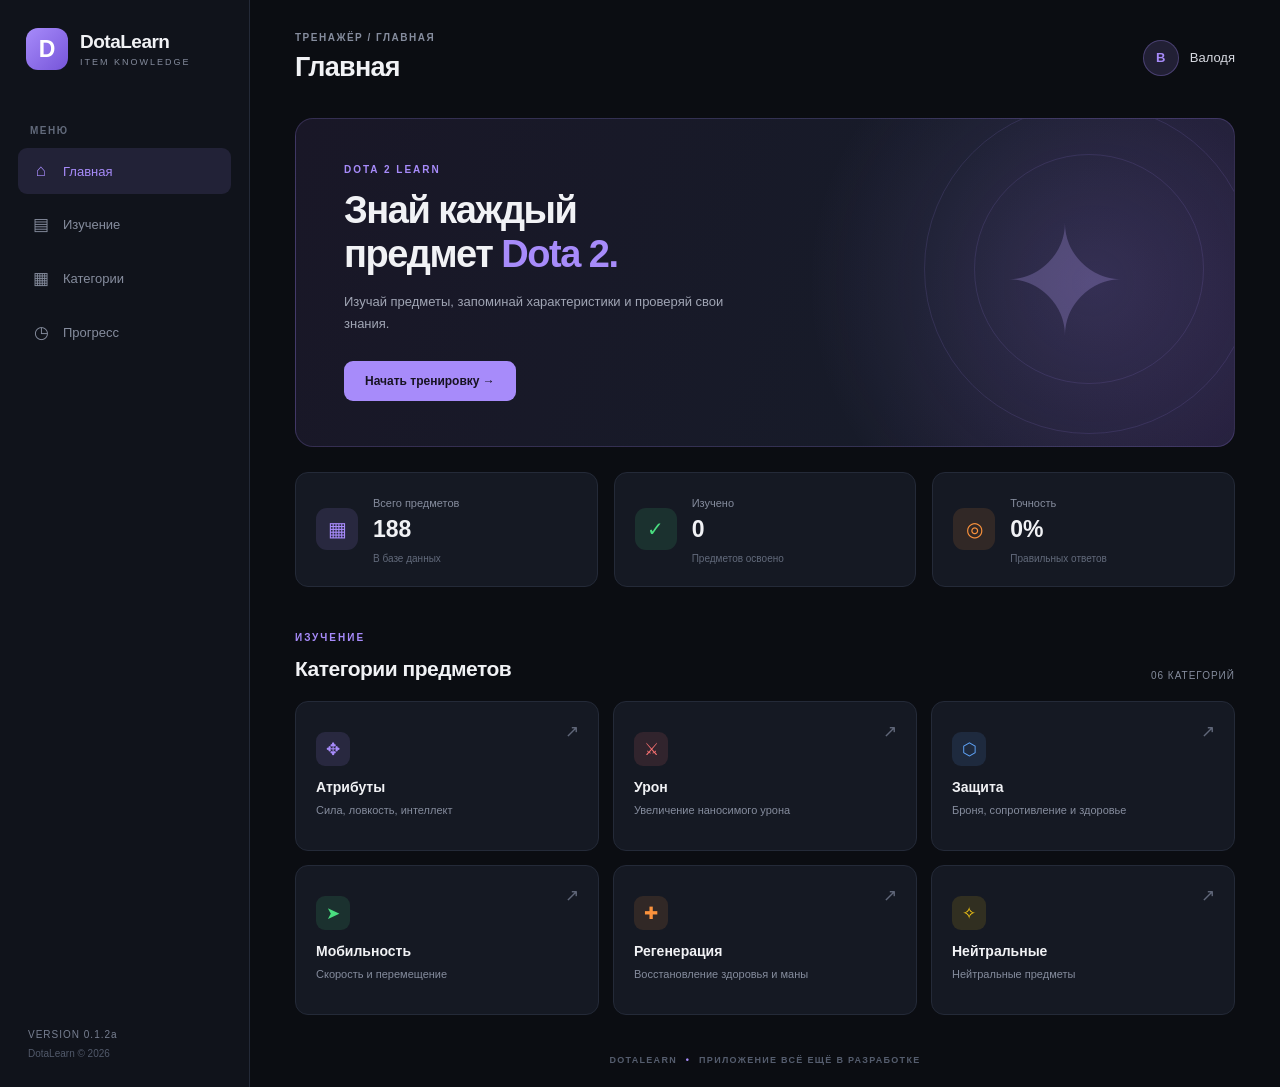
<file: index.html>
<!DOCTYPE html>
<html lang="ru">
<head>
    <meta charset="UTF-8">
    <meta name="viewport" content="width=device-width, initial-scale=1.0">
    <title>DotaLearn</title>
    <link rel="stylesheet" href="css/style.css">
</head>
<body>

    <div class="app">

        <!-- Боковая панель -->
        <aside class="sidebar">
            <div class="logo">
                <div class="logo-icon">D</div>
                <div>
                    <h2>DotaLearn</h2>
                    <span>ITEM KNOWLEDGE</span>
                </div>
            </div>

            <div class="menu-title">МЕНЮ</div>

            <nav>
                <a href="#" class="nav-link active">
                    <span>⌂</span> Главная
                </a>
                <a href="study.html" class="nav-link">
                    <span>▤</span> Изучение
                </a>
                <a href="#categories" class="nav-link">
                    <span>▦</span> Категории
                </a>
                <a href="#progress" class="nav-link">
                    <span>◷</span> Прогресс
                </a>
            </nav>

            <div class="sidebar-bottom">
                <div class="version">VERSION 0.1.2a</div>
                <div class="copyright">DotaLearn © 2026</div>
            </div>
        </aside>

        <!-- Основная часть -->
        <main class="main">

            <header class="topbar">
                <div>
                    <span class="breadcrumb">ТРЕНАЖЁР / ГЛАВНАЯ</span>
                    <h1>Главная</h1>
                </div>

                <div class="profile">
                    <div class="profile-avatar">В</div>
                    <span>Валодя</span>
                </div>
            </header>

            <section class="welcome">
                <div class="welcome-content">
                    <span class="eyebrow">DOTA 2 LEARN</span>
                    <h2>Знай каждый<br>предмет <span>Dota 2.</span></h2>
                    <p>
                        Изучай предметы, запоминай характеристики
                        и проверяй свои знания.
                    </p>
                    <a href="training.html" class="primary-button" id="startButton">
                        Начать тренировку →
                    </a>
                </div>

                <div class="welcome-decoration">
                    <div class="rune">✦</div>
                    <div class="decoration-circle circle-one"></div>
                    <div class="decoration-circle circle-two"></div>
                </div>
            </section>

            <!-- Статистика -->
            <section class="stats" id="progress">

                <div class="stat-card">
                    <div class="stat-icon purple">▦</div>
                    <div>
                        <span class="stat-label">Всего предметов</span>
                        <h3 id="total-items">0</h3>
                        <span class="stat-description">В базе данных</span>
                    </div>
                </div>

                <div class="stat-card">
                    <div class="stat-icon green">✓</div>
                    <div>
                        <span class="stat-label">Изучено</span>
                        <h3 id="studied-items">0</h3>
                        <span class="stat-description">Предметов освоено</span>
                    </div>
                </div>

                <div class="stat-card">
                    <div class="stat-icon orange">◎</div>
                    <div>
                        <span class="stat-label">Точность</span>
                        <h3 id="accuracy">0%</h3>
                        <span class="stat-description">Правильных ответов</span>
                    </div>
                </div>

            </section>

            <!-- Категории -->
            <section class="categories-section" id="categories">

                <div class="section-heading">
                    <div>
                        <span class="eyebrow">ИЗУЧЕНИЕ</span>
                        <h2>Категории предметов</h2>
                    </div>
                    <span class="section-count">06 КАТЕГОРИЙ</span>
                </div>

                <div class="category-grid">

                    <button class="category-card" data-category="attributes">
                        <div class="category-symbol purple">✥</div>
                        <h3>Атрибуты</h3>
                        <p>Сила, ловкость, интеллект</p>
                        <span class="category-arrow">↗</span>
                    </button>

                    <button class="category-card" data-category="damage">
                        <div class="category-symbol red">⚔</div>
                        <h3>Урон</h3>
                        <p>Увеличение наносимого урона</p>
                        <span class="category-arrow">↗</span>
                    </button>

                    <button class="category-card" data-category="defense">
                        <div class="category-symbol blue">⬡</div>
                        <h3>Защита</h3>
                        <p>Броня, сопротивление и здоровье</p>
                        <span class="category-arrow">↗</span>
                    </button>

                    <button class="category-card" data-category="mobility">
                        <div class="category-symbol green">➤</div>
                        <h3>Мобильность</h3>
                        <p>Скорость и перемещение</p>
                        <span class="category-arrow">↗</span>
                    </button>

                    <button class="category-card" data-category="regeneration">
                        <div class="category-symbol orange">✚</div>
                        <h3>Регенерация</h3>
                        <p>Восстановление здоровья и маны</p>
                        <span class="category-arrow">↗</span>
                    </button>

                    <button class="category-card" data-category="neutral">
                        <div class="category-symbol gold">✧</div>
                        <h3>Нейтральные</h3>
                        <p>Нейтральные предметы</p>
                        <span class="category-arrow">↗</span>
                    </button>

                </div>
            </section>

            <footer>
                DOTALEARN <span>•</span> ПРИЛОЖЕНИЕ ВСЁ ЕЩЁ В РАЗРАБОТКЕ
            </footer>

        </main>
    </div>

    <div id="toast" class="toast"></div>

    <script src="js/script.js"></script>
    <script src="js/transitions.js"></script>
</body>
</html>
</file>
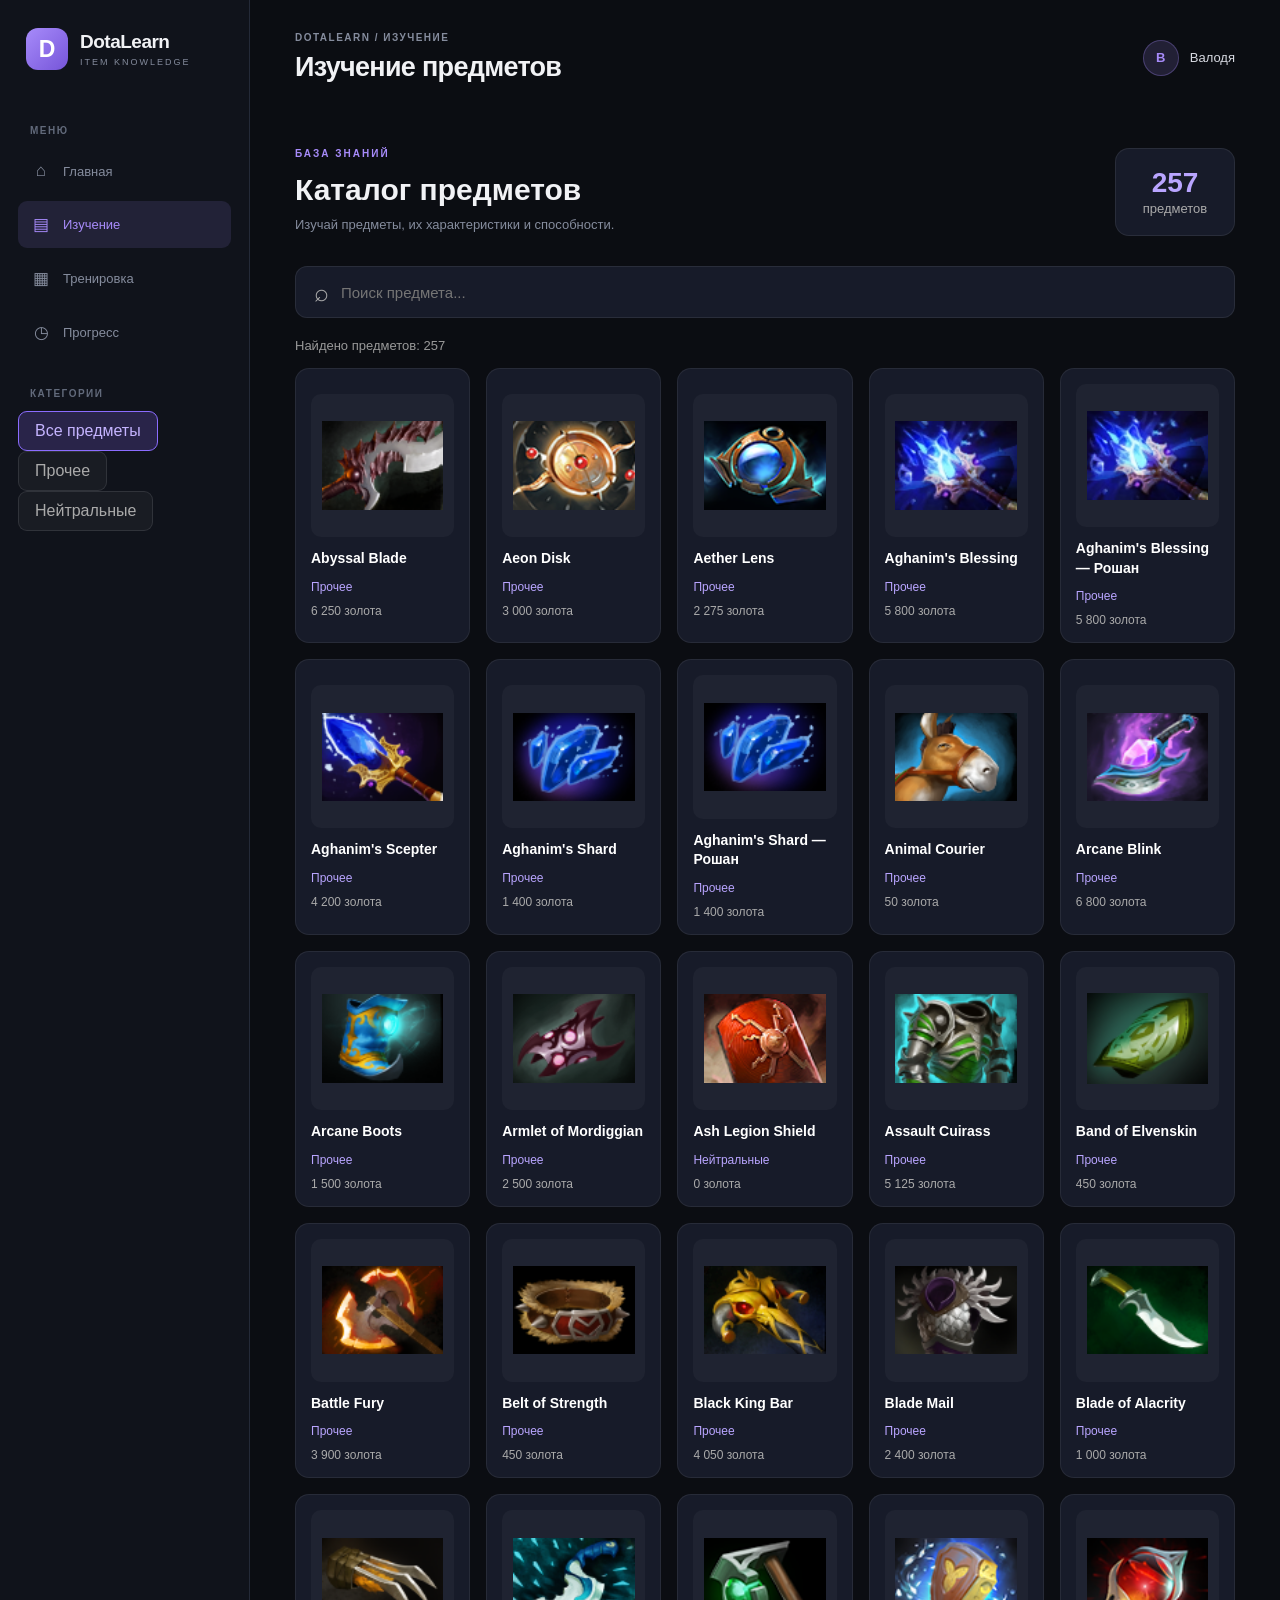
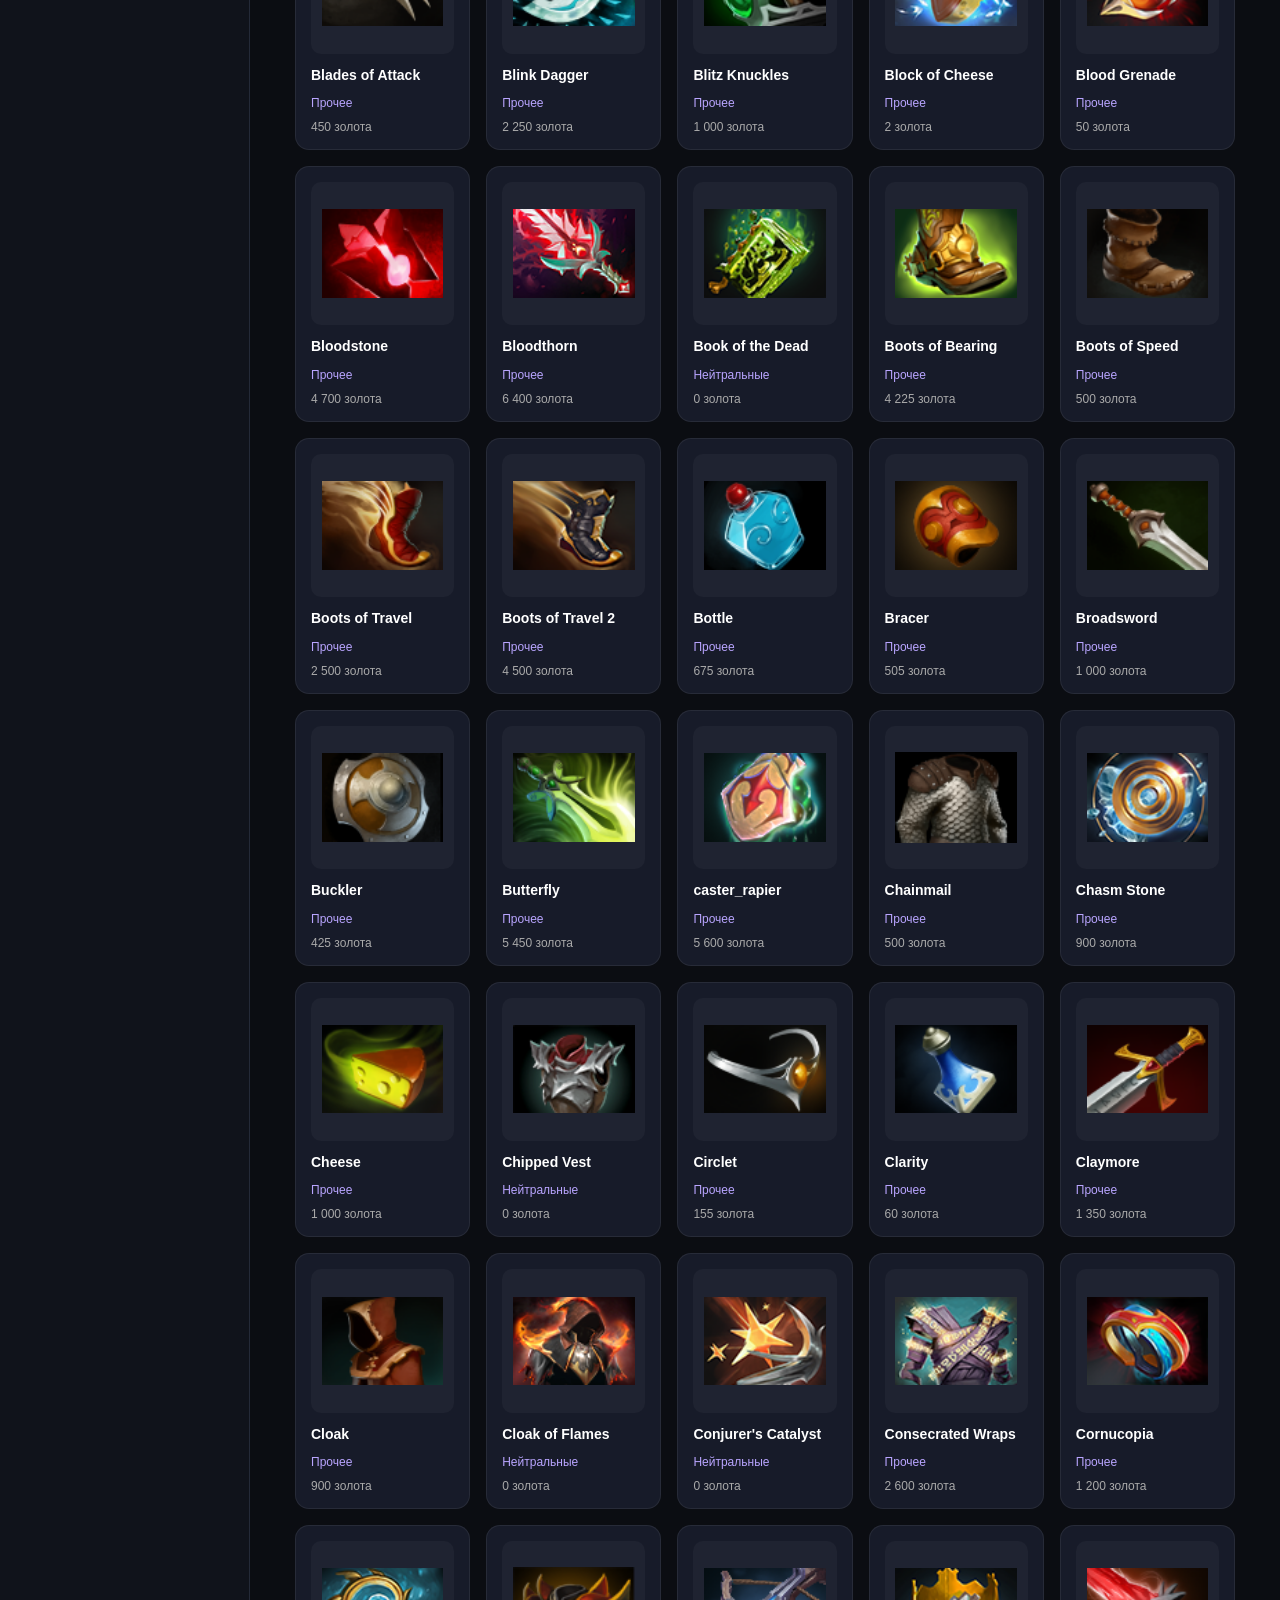
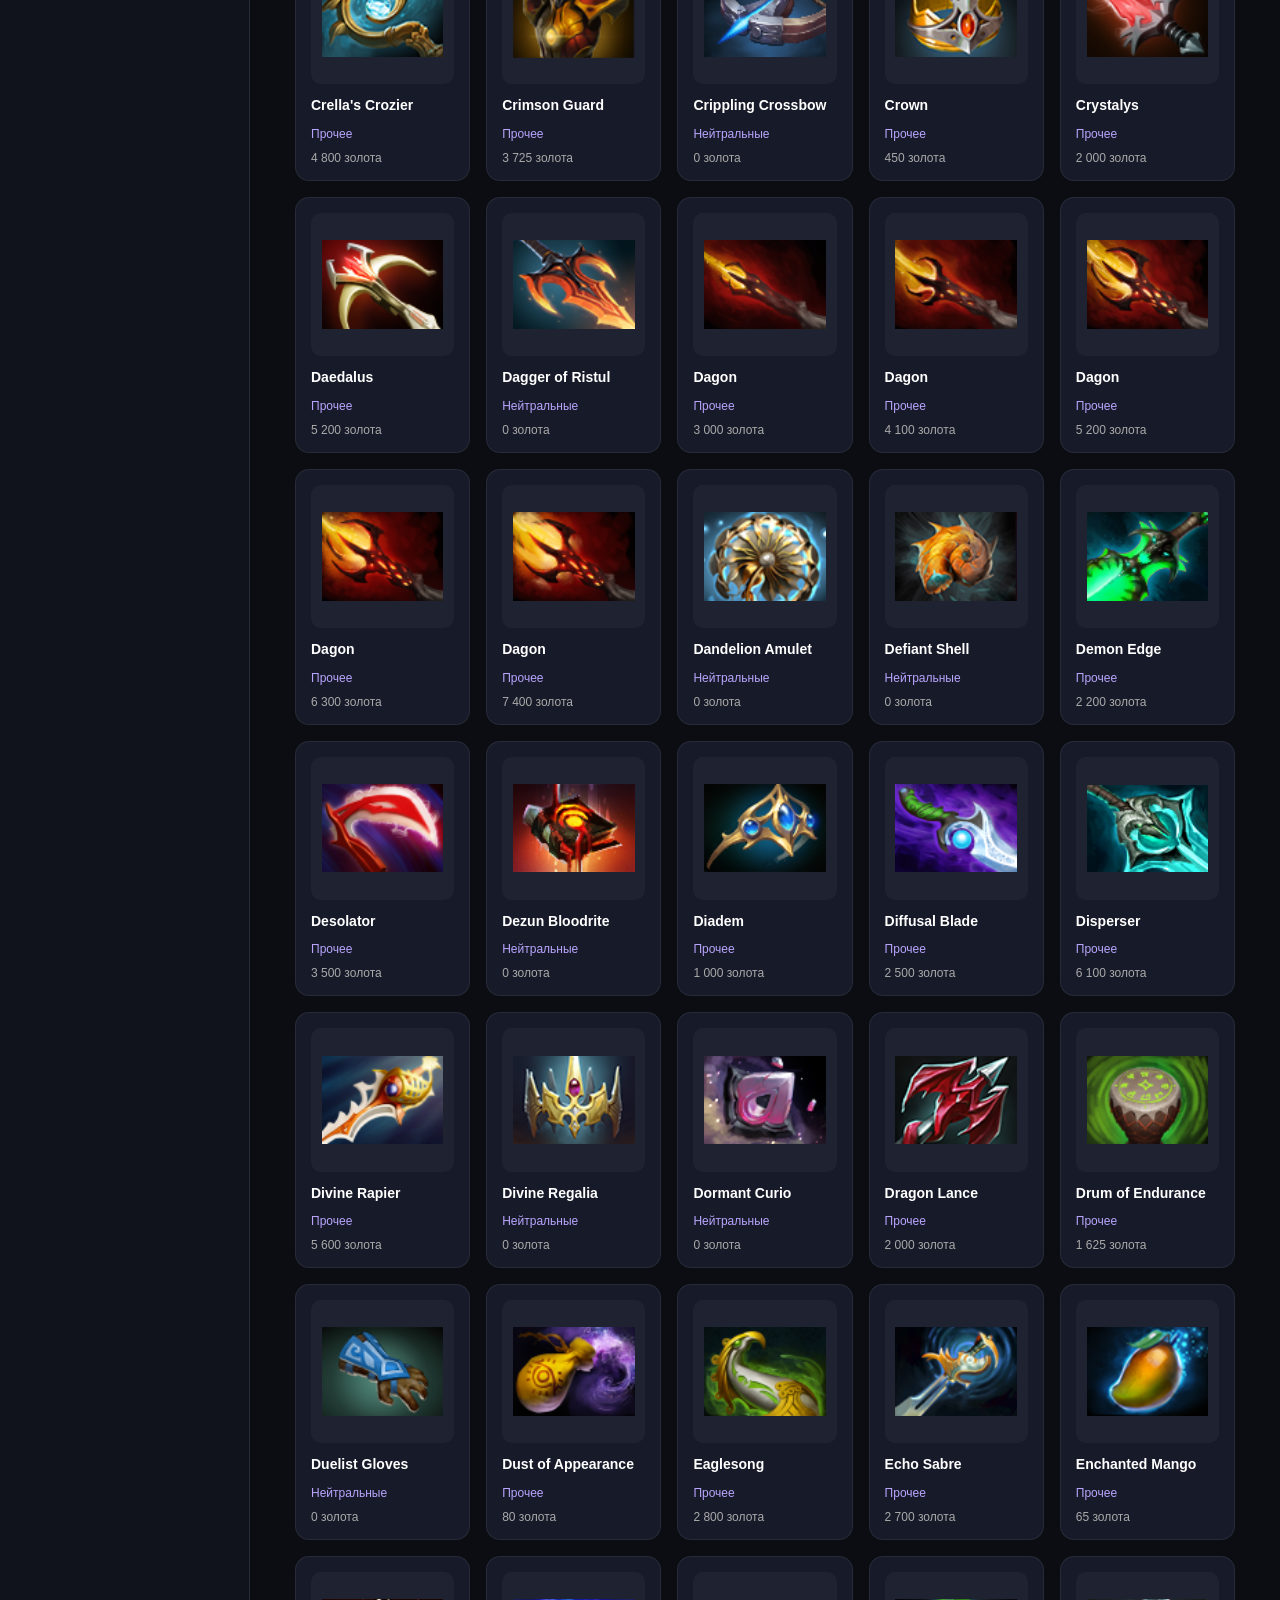
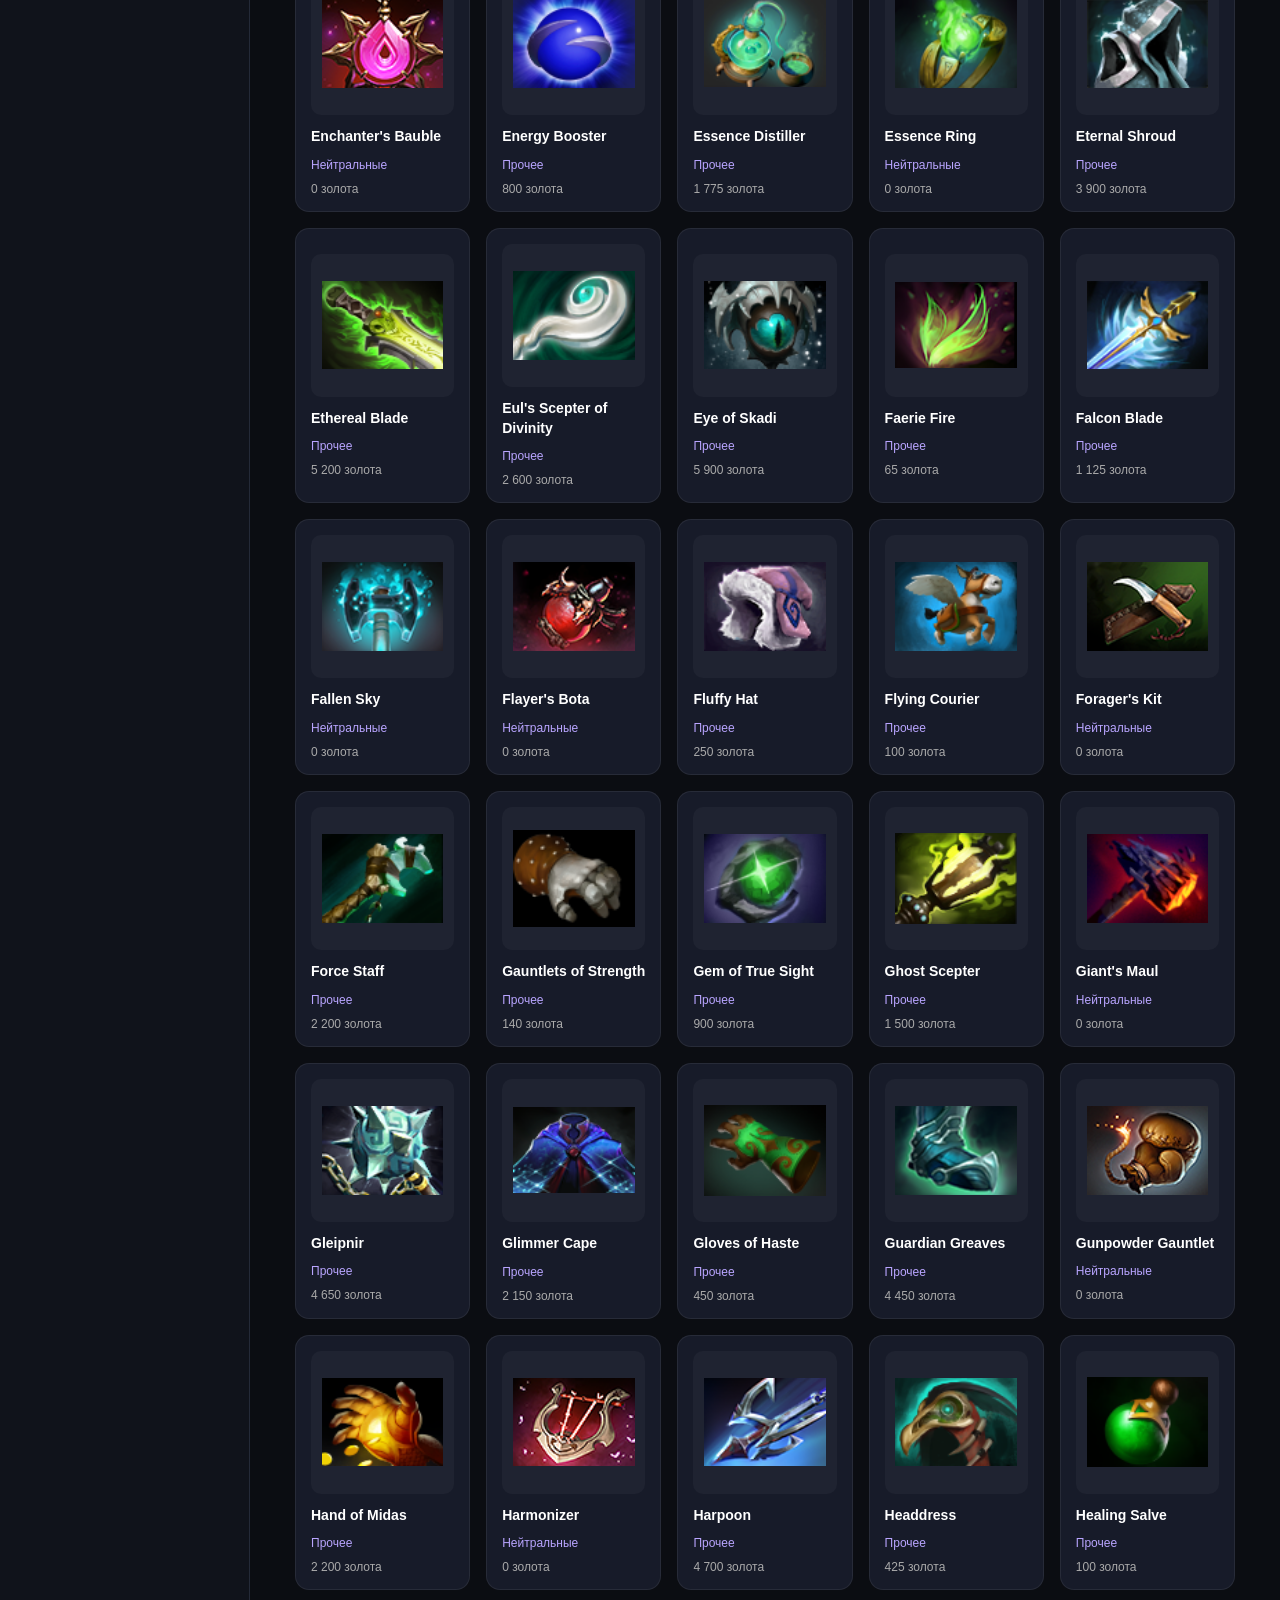
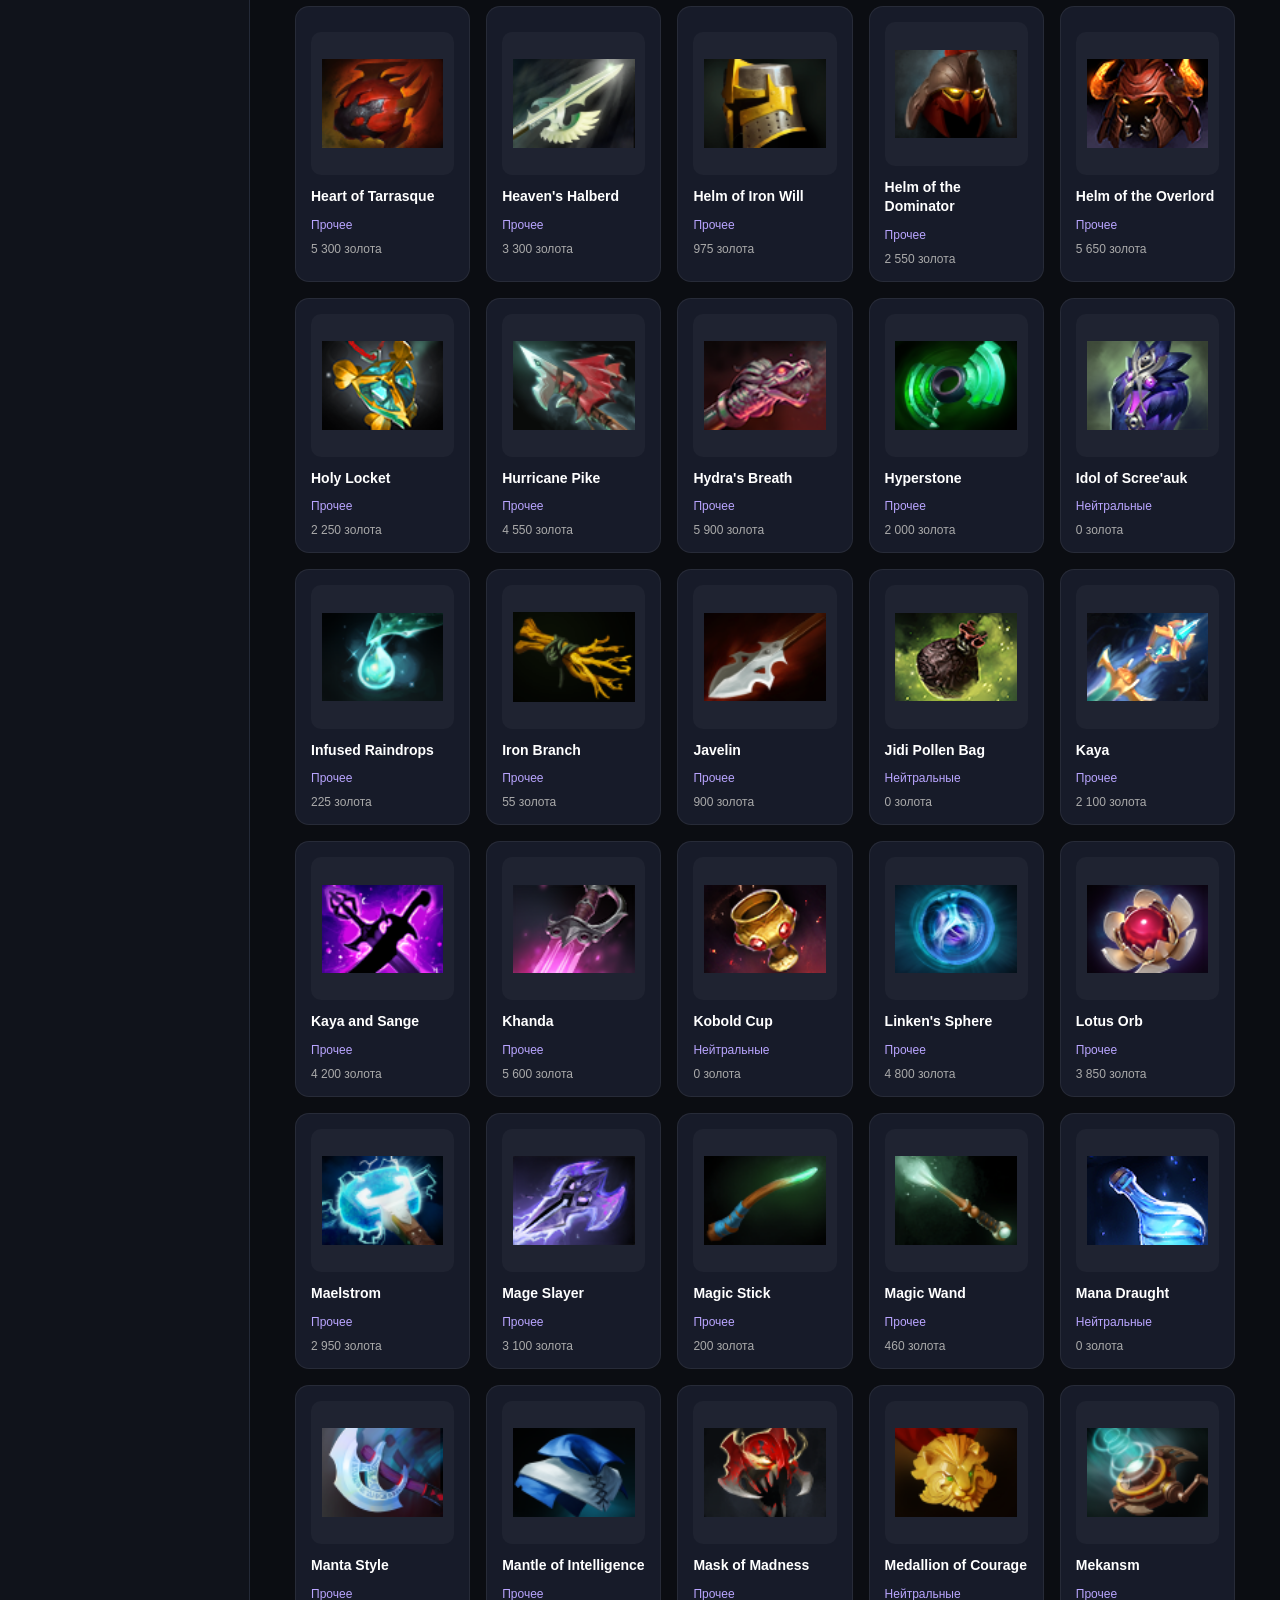
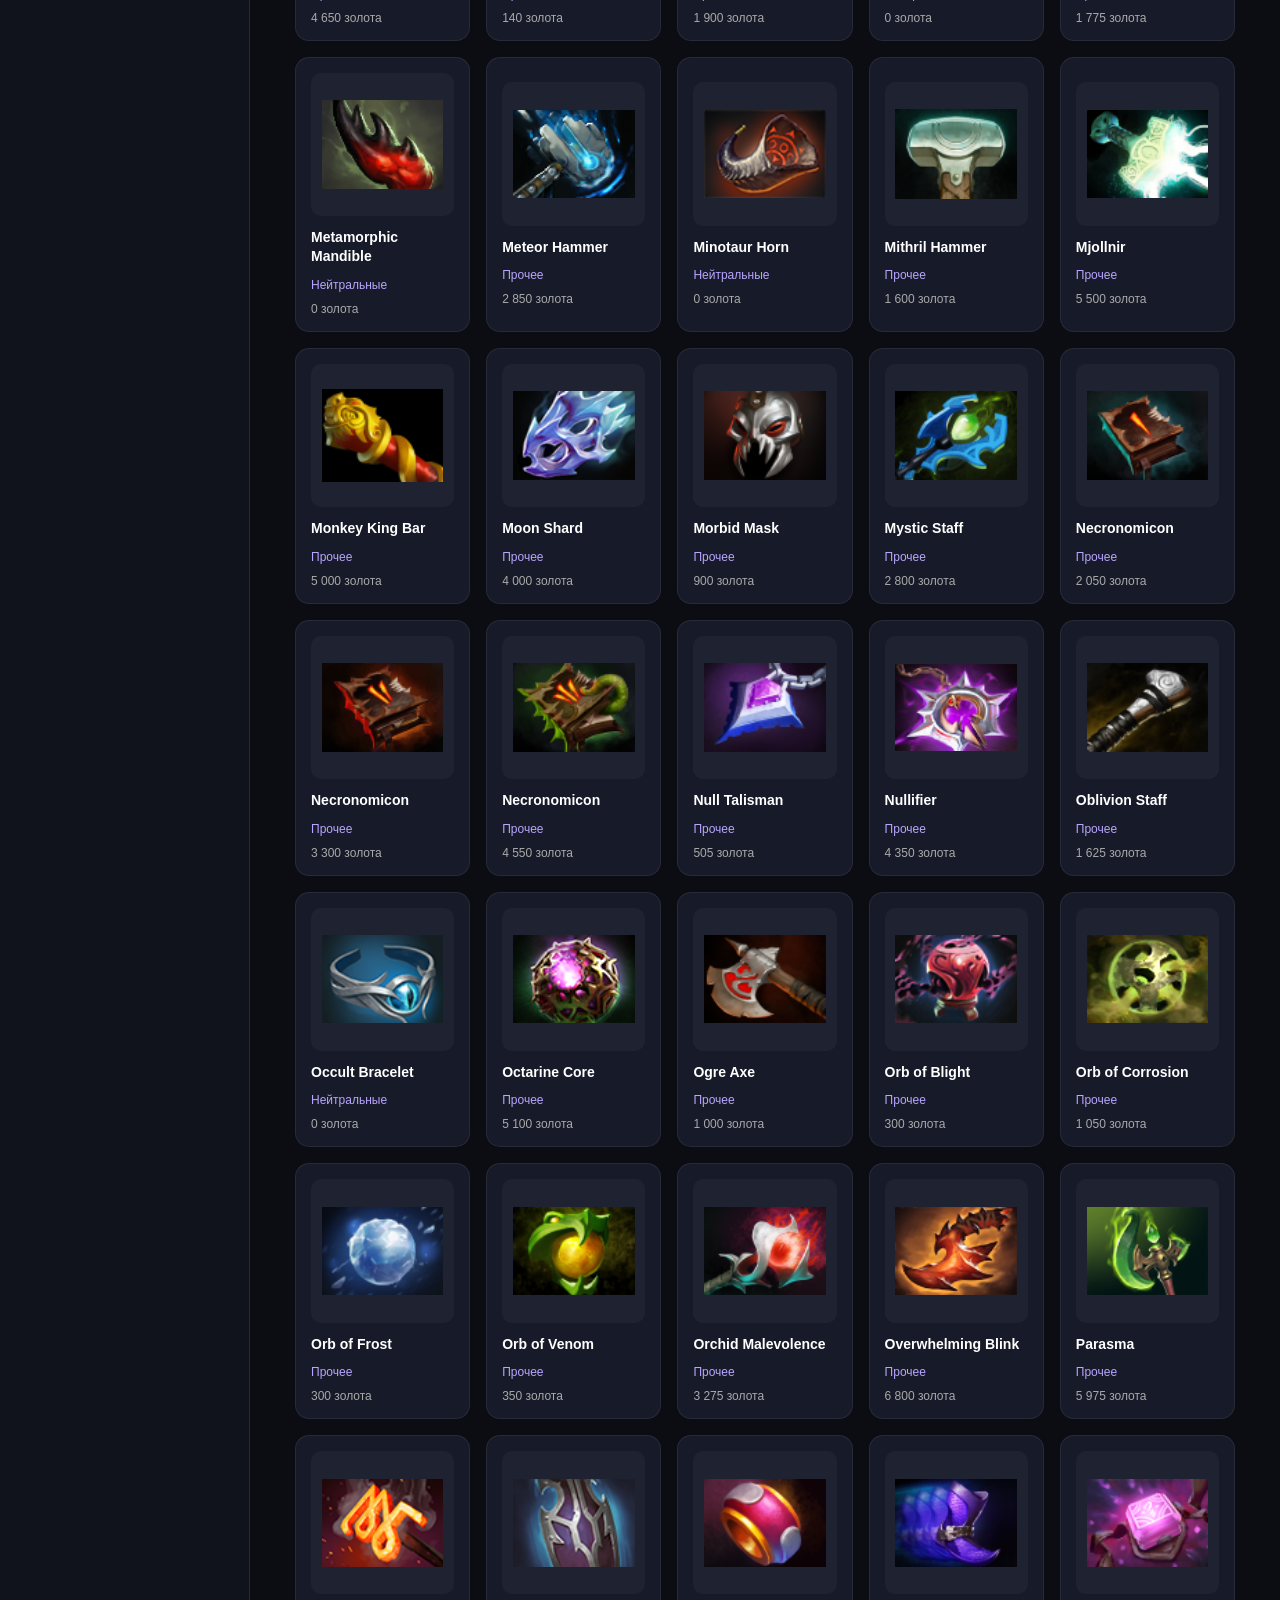
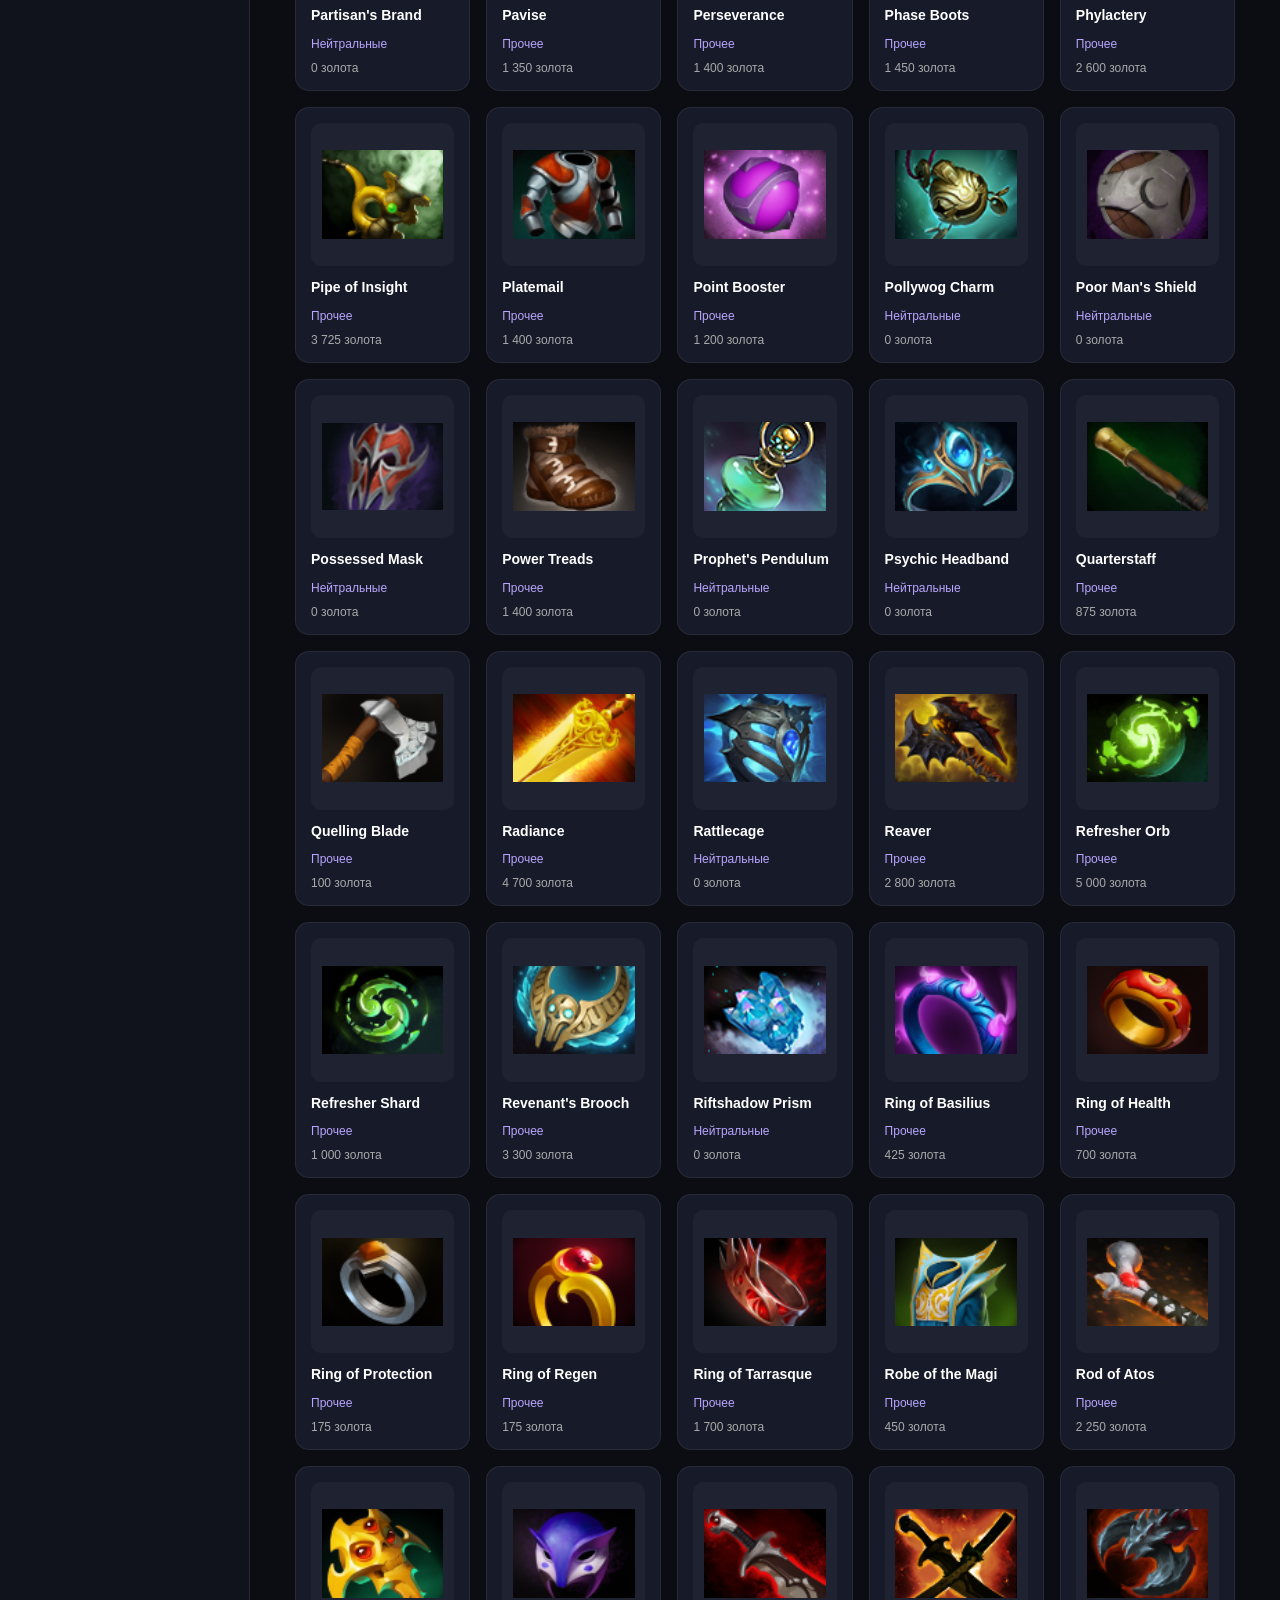
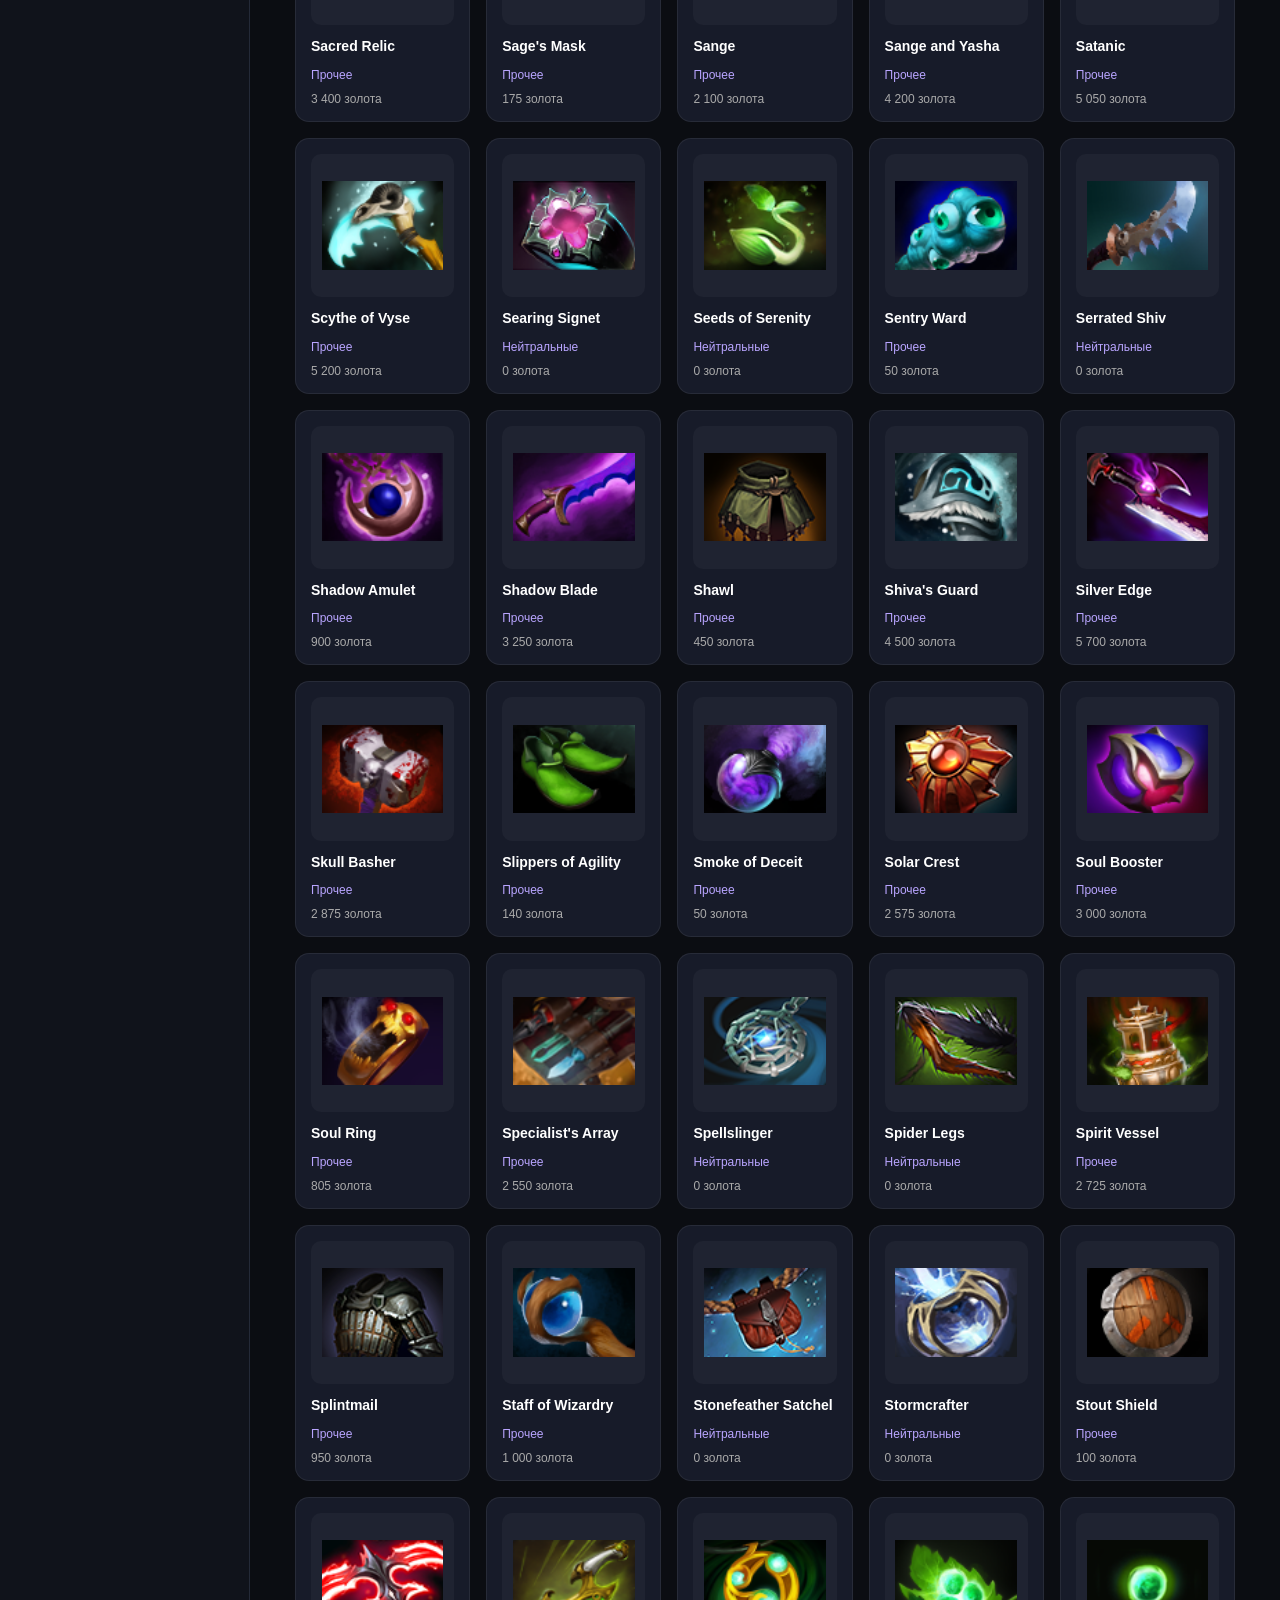
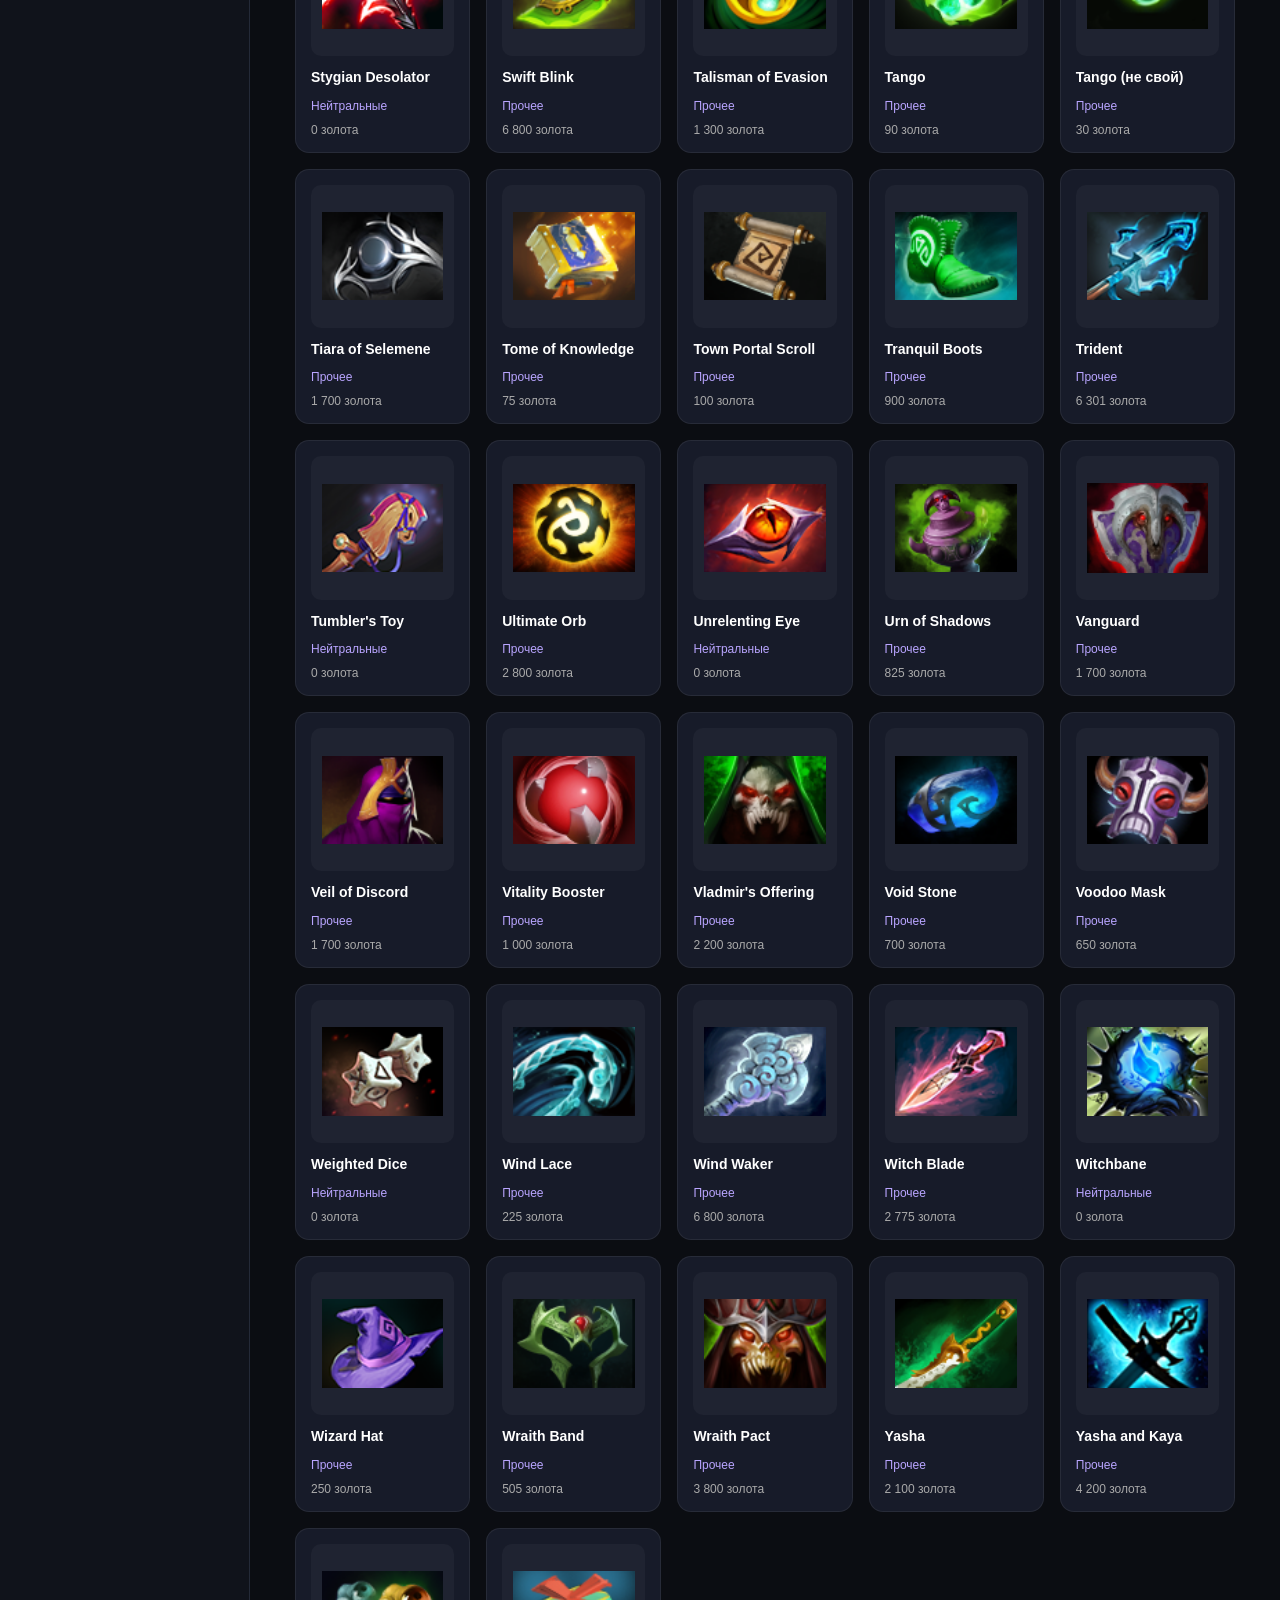
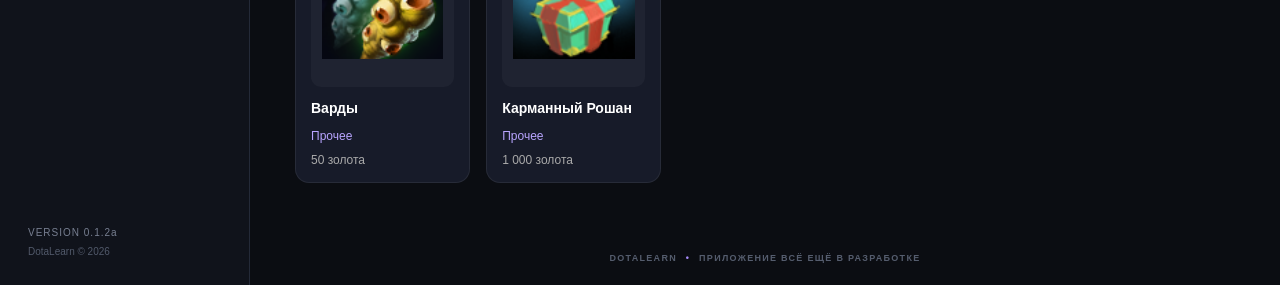
<file: study.html>
<!DOCTYPE html>
<html lang="ru">
<head>
    <meta charset="UTF-8">
    <meta name="viewport" content="width=device-width, initial-scale=1.0">
    <title>DotaLearn - Изучение</title>
    <link rel="stylesheet" href="css/style.css">
</head>

<body class="training-page">

<div class="app">

    <aside class="sidebar">

        <div class="logo">
            <div class="logo-icon">D</div>
            <div>
                <h2>DotaLearn</h2>
                <span>ITEM KNOWLEDGE</span>
            </div>
        </div>

        <div class="menu-title">МЕНЮ</div>

        <nav>
            <a href="index.html" class="nav-link">
                <span>⌂</span> Главная
            </a>

            <a href="study.html" class="nav-link active">
                <span>▤</span> Изучение
            </a>

            <a href="training.html" class="nav-link">
                <span>▦</span> Тренировка
            </a>

            <a href="index.html#progress" class="nav-link">
                <span>◷</span> Прогресс
            </a>

        </nav>

        <div class="sidebar-categories">
            <div class="menu-title">КАТЕГОРИИ</div>
            <div class="sidebar-category-list" id="sidebar-category-filters"></div>
            <div id="category-filters" hidden></div>
        </div>

        <div class="sidebar-bottom">

            <div class="version">VERSION 0.1.2a</div>
            <div class="copyright">DotaLearn © 2026</div>
        </div>

    </aside>

    <main class="main">

        <header class="topbar">
            <div>
                <span class="breadcrumb">DOTALEARN / ИЗУЧЕНИЕ</span>
                <h1>Изучение предметов</h1>
            </div>

            <div class="profile">
                <div class="profile-avatar">В</div>
                <span>Валодя</span>
            </div>
        </header>

        <div class="study-container">

            <section class="study-heading">
                <div>
                    <p class="eyebrow">БАЗА ЗНАНИЙ</p>
                    <h1>Каталог предметов</h1>
                    <p class="subtitle">
                        Изучай предметы, их характеристики и способности.
                    </p>
                </div>

                <div class="study-counter">
                    <strong id="items-count">0</strong>
                    <span>предметов</span>
                </div>
            </section>

            <div class="study-search">
                <span>⌕</span>
                <input
                    type="text"
                    id="search-input"
                    placeholder="Поиск предмета..."
                >
            </div>

            <div class="study-results">
                <span id="results-count">Загрузка предметов...</span>
            </div>

            <section class="study-grid" id="study-grid"></section>

            <div id="study-empty" class="study-empty" hidden>
                <h2>Ничего не найдено</h2>
                <p>Попробуй изменить поисковый запрос или категорию.</p>
            </div>

        </div>

        <footer>
            DOTALEARN <span>•</span> ПРИЛОЖЕНИЕ ВСЁ ЕЩЁ В РАЗРАБОТКЕ
        </footer>

    </main>

</div>

<div class="study-modal" id="study-modal">
    <div class="study-modal-content">
        <button class="study-modal-close" id="modal-close">×</button>
        <div id="modal-body"></div>
    </div>
</div>

</div>

<script src="js/study.js"></script>
<script src="js/transitions.js"></script>
</body>
</html>
</file>
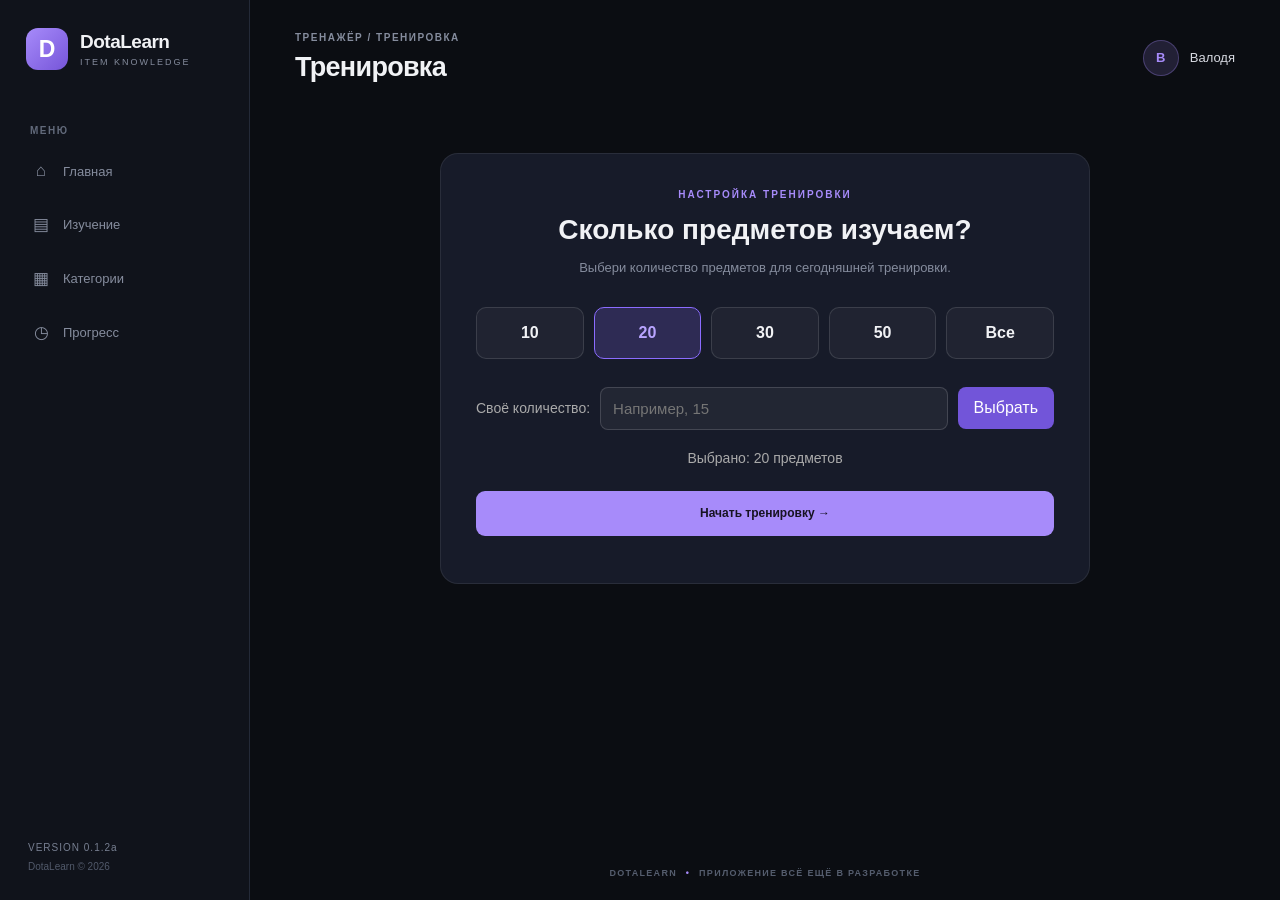
<file: training.html>
<!DOCTYPE html>
<html lang="ru">
<head>
    <meta charset="UTF-8">
    <meta name="viewport" content="width=device-width, initial-scale=1.0">
    <title>DotaLearn - Тренировка</title>
    <link rel="stylesheet" href="css/style.css">
</head>

<body class="training-page">

<div class="app">

    <!-- Боковая панель — такая же, как на главной -->
    <aside class="sidebar">

        <div class="logo">
            <div class="logo-icon">D</div>
            <div>
                <h2>DotaLearn</h2>
                <span>ITEM KNOWLEDGE</span>
            </div>
        </div>

        <div class="menu-title">МЕНЮ</div>

        <nav>
            <a href="index.html" class="nav-link">
                <span>⌂</span> Главная
            </a>

            <a href="study.html" class="nav-link">
                <span>▤</span> Изучение
            </a>

            <a href="index.html#categories" class="nav-link">
                <span>▦</span> Категории
            </a>

            <a href="index.html#progress" class="nav-link">
                <span>◷</span> Прогресс
            </a>
        </nav>

        <div class="sidebar-bottom">
            <div class="version">VERSION 0.1.2a</div>
            <div class="copyright">DotaLearn © 2026</div>
        </div>

    </aside>

    <!-- Основная часть -->
    <main class="main">

        <header class="topbar">
            <div>
                <span class="breadcrumb">ТРЕНАЖЁР / ТРЕНИРОВКА</span>
                <h1>Тренировка</h1>
            </div>

            <div class="profile">
                <div class="profile-avatar">В</div>
                <span>Валодя</span>
            </div>
        </header>

        <div class="training-container">

            <section class="training-setup" id="setup-screen">

                <div class="setup-card">
                    <p class="eyebrow">НАСТРОЙКА ТРЕНИРОВКИ</p>

                    <h2>Сколько предметов изучаем?</h2>

                    <p class="subtitle">
                        Выбери количество предметов для сегодняшней тренировки.
                    </p>

                    <div class="amount-options">
                        <button class="amount-button" data-amount="10">10</button>
                        <button class="amount-button selected" data-amount="20">20</button>
                        <button class="amount-button" data-amount="30">30</button>
                        <button class="amount-button" data-amount="50">50</button>
                        <button class="amount-button" data-amount="all">Все</button>
                    </div>

                    <div class="custom-amount">
                        <label for="custom-amount">Своё количество:</label>

                        <input
                            type="number"
                            id="custom-amount"
                            min="4"
                            placeholder="Например, 15"
                        >

                        <button id="custom-amount-button">
                            Выбрать
                        </button>
                    </div>

                    <p id="amount-info" class="amount-info">
                        Выбрано: 20 предметов
                    </p>

                    <button id="start-training-button" class="next-button">
                        Начать тренировку →
                    </button>

                    <p id="setup-error" class="setup-error"></p>
                </div>

            </section>

            <div class="training-heading" id="training-heading">
                <div>
                    <p class="eyebrow">ПРОВЕРЬ СВОИ ЗНАНИЯ</p>
                    <h1>Угадай предмет</h1>
                    <p class="subtitle">
                        Перетащи правильное описание к предмету.
                    </p>
                </div>

                <div class="score-card">
                    <span>Правильные ответы</span>
                    <strong id="score">0</strong>
                </div>
            </div>

            <div class="progress-section" id="progress-section">
                <div class="progress-info">
                    <span id="question-number">Вопрос 1 из 3</span>
                    <span id="progress-percent">0%</span>
                </div>

                <div class="progress-track">
                    <div class="progress-fill" id="progress-fill"></div>
                </div>
            </div>

            <section class="game-area" id="game-area">

                <div class="item-panel">
                    <p class="panel-label">ТЕКУЩИЙ ПРЕДМЕТ</p>

                    <div class="item-image" id="item-image">🗡️</div>

                    <h2 id="item-name">Blink Dagger</h2>

                    <p class="item-hint">
                        Какой эффект даёт этот предмет?
                    </p>

                    <div class="drop-zone" id="drop-zone">
                        <span>Перетащи описание сюда</span>
                    </div>
                </div>

                <div class="answers-panel">

                    <div class="answers-heading">
                        <h2>Варианты описания</h2>
                        <span>Выбери один вариант</span>
                    </div>

                    <div class="answers-list" id="answers-list"></div>

                    <div id="feedback" class="feedback"></div>

                    <button id="next-button" class="next-button" disabled>
                        Следующий предмет →
                    </button>

                </div>

            </section>

        </div>

        <footer>
            DOTALEARN <span>•</span> ПРИЛОЖЕНИЕ ВСЁ ЕЩЁ В РАЗРАБОТКЕ
        </footer>

    </main>

</div>

<script src="js/training.js"></script>
<script src="js/transitions.js"></script>

</body>
</html>
</file>
<file: css/style.css>
:root {
    --background: #0b0d12;
    --sidebar: #10131b;
    --card: #151923;
    --card-hover: #1c2230;
    --border: #242a38;

    --text: #f1f2f5;
    --muted: #858c9d;

    --accent: #a78bfa;
    --accent-hover: #9272f0;

    --green: #4ade80;
    --red: #f87171;
    --orange: #fb923c;
    --blue: #60a5fa;
    --gold: #facc15;
}

/* Сброс стандартных стилей */

* {
    margin: 0;
    padding: 0;
    box-sizing: border-box;
    font-family: Arial, Helvetica, sans-serif;
}

html {
    scroll-behavior: smooth;
}

body {
    min-height: 100vh;
    background: var(--background);
    color: var(--text);
    font-family: Arial, Helvetica, sans-serif;
}

button,
input,
a {
    font: inherit;
}

button {
    color: inherit;
}

a {
    color: inherit;
    text-decoration: none;
}

/* ========================================
   ОБЩАЯ СТРУКТУРА
======================================== */

.app {
    display: flex;
    min-height: 100vh;
    width: 100%;
}

/* ========================================
   БОКОВАЯ ПАНЕЛЬ
======================================== */

.sidebar {
    width: 250px;
    min-width: 250px;
    min-height: 100vh;
    padding: 28px 18px;

    display: flex;
    flex-direction: column;

    background: var(--sidebar);
    border-right: 1px solid var(--border);
}

.logo {
    display: flex;
    align-items: center;
    gap: 12px;
    padding: 0 8px;
    margin-bottom: 55px;
}

.logo-icon {
    width: 42px;
    height: 42px;
    flex-shrink: 0;

    display: flex;
    align-items: center;
    justify-content: center;

    border-radius: 12px;
    background: linear-gradient(135deg, #a78bfa, #7655d9);

    color: white;
    font-size: 23px;
    font-weight: 800;
}

.logo h2 {
    font-size: 19px;
    font-weight: 700;
    letter-spacing: -0.5px;
}

.logo span {
    display: block;
    margin-top: 4px;

    color: var(--muted);
    font-size: 9px;
    letter-spacing: 2px;
}

.menu-title {
    padding: 0 12px;
    margin-bottom: 12px;

    color: #626a7b;
    font-size: 10px;
    font-weight: 700;
    letter-spacing: 1.5px;
}

.sidebar nav {
    display: flex;
    flex-direction: column;
    gap: 7px;
}

.nav-link {
    display: flex;
    align-items: center;
    gap: 13px;

    padding: 13px 14px;
    border-radius: 9px;

    color: var(--muted);
    font-size: 13px;
    font-weight: 500;

    transition: 0.2s ease;
}

.nav-link span {
    width: 18px;
    text-align: center;
    font-size: 17px;
}

.nav-link:hover {
    color: var(--text);
    background: var(--card-hover);
}

.nav-link.active {
    color: var(--accent);
    background: rgba(167, 139, 250, 0.12);
}

.sidebar-bottom {
    margin-top: auto;
    padding: 20px 10px 0;
}

.version {
    margin-bottom: 8px;

    color: #777f91;
    font-size: 10px;
    letter-spacing: 1px;
}

.copyright {
    color: #51596a;
    font-size: 10px;
}

/* ========================================
   ОСНОВНАЯ ЧАСТЬ И ВЕРХНЯЯ ПАНЕЛЬ
======================================== */

.main {
    flex: 1;
    min-width: 0;
    padding: 32px 45px 22px;

    display: flex;
    flex-direction: column;
}

.topbar {
    display: flex;
    align-items: center;
    justify-content: space-between;

    margin-bottom: 35px;
}

.breadcrumb {
    display: block;
    margin-bottom: 9px;

    color: var(--muted);
    font-size: 10px;
    font-weight: 600;
    letter-spacing: 1.5px;
}

.topbar h1 {
    font-size: 27px;
    font-weight: 700;
    letter-spacing: -0.7px;
}

.profile {
    display: flex;
    align-items: center;
    gap: 11px;

    color: #d6d8e0;
    font-size: 13px;
}

.profile-avatar {
    width: 36px;
    height: 36px;

    display: flex;
    align-items: center;
    justify-content: center;

    border: 1px solid rgba(167, 139, 250, 0.3);
    border-radius: 50%;

    background: rgba(167, 139, 250, 0.15);
    color: var(--accent);

    font-weight: 700;
}

/* ========================================
   ГЛАВНАЯ — ПРИВЕТСТВЕННЫЙ БЛОК
======================================== */

.welcome {
    position: relative;
    overflow: hidden;

    min-height: 300px;
    padding: 45px 48px;

    display: flex;
    align-items: center;

    border: 1px solid rgba(167, 139, 250, 0.2);
    border-radius: 18px;

    background:
        radial-gradient(circle at 85% 50%, rgba(167, 139, 250, 0.18), transparent 35%),
        linear-gradient(110deg, #191727, #171b29 65%, #211c36);
}

.welcome-content {
    position: relative;
    z-index: 2;
    max-width: 480px;
}

.eyebrow {
    display: block;
    margin-bottom: 14px;

    color: var(--accent);
    font-size: 10px;
    font-weight: 700;
    letter-spacing: 2px;
}

.welcome h2 {
    margin-bottom: 15px;

    font-size: 38px;
    line-height: 1.15;
    letter-spacing: -1.5px;
}

.welcome h2 span {
    color: var(--accent);
}

.welcome p {
    max-width: 390px;
    margin-bottom: 25px;

    color: #a0a5b4;
    font-size: 13px;
    line-height: 1.7;
}

.primary-button {
    display: inline-flex;
    align-items: center;
    justify-content: center;

    padding: 13px 21px;
    border: none;
    border-radius: 9px;

    background: var(--accent);
    color: #171322;

    font-size: 12px;
    font-weight: 700;

    cursor: pointer;
    transition: 0.2s ease;
}

.primary-button:hover {
    background: var(--accent-hover);
    color: white;
    transform: translateY(-2px);
}

.welcome-decoration {
    position: absolute;
    top: 0;
    right: 0;

    width: 45%;
    height: 100%;
    pointer-events: none;
}

.rune {
    position: absolute;
    top: 50%;
    right: 25%;

    transform: translateY(-50%);
    color: rgba(190, 169, 255, 0.25);
    font-size: 150px;
}

.decoration-circle {
    position: absolute;
    border: 1px solid rgba(167, 139, 250, 0.13);
    border-radius: 50%;
}

.circle-one {
    width: 230px;
    height: 230px;
    top: 35px;
    right: 30px;
}

.circle-two {
    width: 330px;
    height: 330px;
    top: -15px;
    right: -20px;
}

/* ========================================
   ГЛАВНАЯ — СТАТИСТИКА
======================================== */

.stats {
    display: grid;
    grid-template-columns: repeat(3, minmax(0, 1fr));
    gap: 16px;

    margin-top: 25px;
}

.stat-card {
    display: flex;
    align-items: center;
    gap: 15px;

    min-height: 105px;
    padding: 20px;

    border: 1px solid var(--border);
    border-radius: 13px;
    background: var(--card);

    user-select: none;

    transition: 0.2s ease;
}

.stat-card:hover {
    background: var(--card-hover);
    transform: translateY(-2px);
}

.stat-icon {
    width: 42px;
    height: 42px;
    flex-shrink: 0;

    display: flex;
    align-items: center;
    justify-content: center;

    border-radius: 11px;
    font-size: 20px;
}

.purple {
    color: var(--accent);
    background: rgba(167, 139, 250, 0.13);
}

.green {
    color: var(--green);
    background: rgba(74, 222, 128, 0.12);
}

.orange {
    color: var(--orange);
    background: rgba(251, 146, 60, 0.12);
}

.red {
    color: var(--red);
    background: rgba(248, 113, 113, 0.12);
}

.blue {
    color: var(--blue);
    background: rgba(96, 165, 250, 0.12);
}

.gold {
    color: var(--gold);
    background: rgba(250, 204, 21, 0.12);
}

.stat-label {
    color: var(--muted);
    font-size: 11px;
}

.stat-card h3 {
    margin: 5px 0;

    font-size: 23px;
    font-weight: 700;
}

.stat-description {
    color: #626a7b;
    font-size: 10px;
}

/* ========================================
   ГЛАВНАЯ — КАТЕГОРИИ
======================================== */

.categories-section {
    margin-top: 45px;
}

.section-heading {
    display: flex;
    align-items: flex-end;
    justify-content: space-between;

    margin-bottom: 20px;
}

.section-heading h2 {
    font-size: 21px;
    letter-spacing: -0.5px;
}

.section-count {
    color: var(--muted);
    font-size: 10px;
    letter-spacing: 1px;
}

.category-grid {
    display: grid;
    grid-template-columns: repeat(3, minmax(0, 1fr));
    gap: 14px;
}

.category-card {
    position: relative;
    min-height: 150px;
    padding: 20px;

    text-align: left;

    border: 1px solid var(--border);
    border-radius: 13px;
    background: var(--card);

    cursor: pointer;
    transition: 0.2s ease;
}

.category-card:hover {
    border-color: rgba(167, 139, 250, 0.5);
    background: var(--card-hover);
    transform: translateY(-3px);
}

.category-symbol {
    width: 34px;
    height: 34px;
    margin-bottom: 13px;

    display: flex;
    align-items: center;
    justify-content: center;

    border-radius: 9px;
    font-size: 17px;
}

.category-card h3 {
    margin-bottom: 7px;
    color: var(--text);
    font-size: 14px;
}

.category-card p {
    color: var(--muted);
    font-size: 11px;
    line-height: 1.5;
}

.category-arrow {
    position: absolute;
    top: 19px;
    right: 19px;

    color: #606779;
    font-size: 17px;

    transition: 0.2s ease;
}

.category-card:hover .category-arrow {
    color: var(--accent);
    transform: translate(2px, -2px);
}

/* ========================================
   ТРЕНАЖЁР — ОБЩИЕ СТИЛИ
======================================== */

.training-page {
    background: var(--background);
    color: var(--text);
    font-family: Arial, Helvetica, sans-serif;
}

.training-container {
    width: 100%;
    max-width: 1100px;
    margin: 0 auto;
}

.training-heading {
    display: flex;
    align-items: center;
    justify-content: space-between;
    gap: 20px;

    margin-bottom: 30px;
}

.training-heading h1 {
    margin-bottom: 9px;
    font-size: 30px;
    letter-spacing: -0.8px;
}

.training-heading .eyebrow {
    margin-bottom: 10px;
}

.subtitle {
    color: var(--muted);
    font-size: 13px;
    line-height: 1.6;
}

/* Карточка правильных ответов */

.score-card {
    min-width: 145px;
    padding: 17px 22px;

    display: flex;
    flex-direction: column;
    align-items: center;
    gap: 7px;

    border: 1px solid var(--border);
    border-radius: 12px;
    background: var(--card);
}

.score-card span {
    color: var(--muted);
    font-size: 10px;
}

.score-card strong {
    color: var(--accent);
    font-size: 28px;
}

/* ========================================
   ТРЕНАЖЁР — ПРОГРЕСС
======================================== */

.progress-section {
    margin-bottom: 25px;
}

.progress-info {
    display: flex;
    align-items: center;
    justify-content: space-between;

    margin-bottom: 10px;

    color: var(--muted);
    font-size: 11px;
}

#progress-percent {
    color: var(--accent);
    font-weight: 700;
}

.progress-track {
    width: 100%;
    height: 7px;

    overflow: hidden;
    border-radius: 10px;

    background: #242938;
}

.progress-fill {
    width: 0%;
    height: 100%;

    border-radius: 10px;
    background: linear-gradient(90deg, #8b70e8, #c4a8ff);

    transition: width 0.35s ease;
}

/* ========================================
   ТРЕНАЖЁР — ИГРОВАЯ ОБЛАСТЬ
======================================== */

.game-area {
    display: grid;
    grid-template-columns: minmax(230px, 0.85fr) minmax(0, 1.5fr);
    gap: 18px;
    align-items: stretch;
}

.item-panel,
.answers-panel {
    min-width: 0;
    padding: 25px;

    border: 1px solid var(--border);
    border-radius: 15px;
    background: var(--card);
}

/* Левая карточка с предметом */

.item-panel {
    display: flex;
    flex-direction: column;
    align-items: center;
    text-align: center;
}

.panel-label {
    align-self: flex-start;
    margin-bottom: 25px;

    color: var(--muted);
    font-size: 10px;
    font-weight: 700;
    letter-spacing: 1.3px;
}

.item-image {
    width: 115px;
    height: 115px;
    margin-bottom: 20px;

    display: flex;
    align-items: center;
    justify-content: center;

    border: 1px solid rgba(167, 139, 250, 0.2);
    border-radius: 18px;

    background:
        radial-gradient(circle, rgba(167, 139, 250, 0.16), transparent 70%),
        #1b1e2b;

    font-size: 55px;
}

.item-panel h2 {
    margin-bottom: 9px;
    font-size: 20px;
}

.item-hint {
    margin-bottom: 23px;
    color: var(--muted);
    font-size: 11px;
    line-height: 1.5;
}

/* Область для перетаскивания */

.drop-zone {
    width: 100%;
    min-height: 105px;
    padding: 15px;

    display: flex;
    align-items: center;
    justify-content: center;

    border: 2px dashed #41465a;
    border-radius: 11px;

    background: rgba(167, 139, 250, 0.035);
    color: #777f91;

    font-size: 11px;
    line-height: 1.5;
    text-align: center;

    transition: 0.2s ease;
}

.drop-zone.drag-over {
    border-color: var(--accent);
    background: rgba(167, 139, 250, 0.1);
    color: var(--accent);
}

.drop-zone.correct {
    border-color: var(--green);
    background: rgba(74, 222, 128, 0.08);
    color: var(--green);
}

.drop-zone.wrong {
    border-color: var(--red);
    background: rgba(248, 113, 113, 0.08);
    color: var(--red);
}

/* ========================================
   ТРЕНАЖЁР — ВАРИАНТЫ ОТВЕТОВ
======================================== */

.answers-panel {
    display: flex;
    flex-direction: column;
}

.answers-heading {
    display: flex;
    align-items: center;
    justify-content: space-between;
    gap: 10px;

    margin-bottom: 20px;
}

.answers-heading h2 {
    font-size: 16px;
}

.answers-heading span {
    color: var(--muted);
    font-size: 10px;
}

.answers-list {
    display: flex;
    flex-direction: column;
    gap: 10px;
}

/* Карточки вариантов ответа */

.answer-card {
    width: 100%;
    min-height: 65px;
    padding: 14px 16px;

    display: flex;
    align-items: center;
    gap: 13px;

    border: 1px solid var(--border);
    border-radius: 10px;
    background: #191e29;

    color: #c5c9d4;
    font-size: 12px;
    line-height: 1.5;
    text-align: left;

    cursor: pointer;
    transition: 0.2s ease;
}

.answer-card:hover {
    border-color: rgba(167, 139, 250, 0.55);
    background: #202536;
}

.answer-card:active {
    transform: scale(0.99);
}

.answer-card.dragging {
    opacity: 0.45;
}

.answer-card.selected {
    border-color: var(--accent);
    background: rgba(167, 139, 250, 0.1);
}

.answer-card.correct {
    border-color: var(--green);
    background: rgba(74, 222, 128, 0.09);
    color: var(--green);
}

.answer-card.wrong {
    border-color: var(--red);
    background: rgba(248, 113, 113, 0.09);
    color: var(--red);
}

.answer-card:disabled {
    cursor: default;
    opacity: 0.75;
}

/* ========================================
   ТРЕНАЖЁР — РЕЗУЛЬТАТ И КНОПКИ
======================================== */

.feedback {
    min-height: 22px;
    margin-top: 15px;

    font-size: 12px;
    line-height: 1.5;
}

.feedback.correct {
    color: var(--green);
}

.feedback.wrong {
    color: var(--red);
}

.next-button {
    width: 100%;
    min-height: 45px;
    margin-top: 15px;
    padding: 12px 18px;

    border: none;
    border-radius: 9px;

    background: var(--accent);
    color: #171322;

    font-size: 12px;
    font-weight: 700;

    cursor: pointer;
    transition: 0.2s ease;
}

.next-button:hover:not(:disabled) {
    background: var(--accent-hover);
    color: white;
    transform: translateY(-2px);
}

.next-button:disabled {
    background: #303344;
    color: #747b8d;
    cursor: not-allowed;
}

/* ========================================
   ВСПОМОГАТЕЛЬНЫЕ ЭЛЕМЕНТЫ
======================================== */

footer {
    margin-top: auto;
    padding-top: 40px;

    color: #555d6e;
    font-size: 9px;
    font-weight: 600;
    letter-spacing: 1.3px;
    text-align: center;
}

footer span {
    padding: 0 5px;
    color: var(--accent);
}

/* Уведомление на главной */

.toast {
    position: fixed;
    right: 25px;
    bottom: 25px;
    z-index: 100;

    max-width: 300px;
    padding: 14px 19px;

    border: 1px solid var(--border);
    border-radius: 10px;
    background: #1b2030;

    color: var(--text);
    font-size: 12px;

    opacity: 0;
    pointer-events: none;
    transform: translateY(10px);

    transition: 0.25s ease;
}

.toast.show {
    opacity: 1;
    transform: translateY(0);
}

/* ========================================
   АДАПТАЦИЯ ПОД НЕБОЛЬШИЕ ЭКРАНЫ
======================================== */

@media (max-width: 1100px) {
    .main {
        padding: 28px;
    }

    .category-grid {
        grid-template-columns: repeat(2, minmax(0, 1fr));
    }

    .welcome h2 {
        font-size: 33px;
    }
}

@media (max-width: 850px) {
    .sidebar {
        width: 205px;
        min-width: 205px;
        padding: 22px 13px;
    }

    .main {
        padding: 25px 20px;
    }

    .game-area {
        grid-template-columns: 1fr;
    }

    .item-panel {
        min-height: 300px;
    }

    .item-image {
        width: 95px;
        height: 95px;
        font-size: 45px;
    }
}

@media (max-width: 650px) {
    .app {
        flex-direction: column;
    }

    .sidebar {
        width: 100%;
        min-width: 0;
        min-height: auto;
        padding: 15px;

        border-right: none;
        border-bottom: 1px solid var(--border);
    }

    .logo {
        margin-bottom: 18px;
    }

    .menu-title,
    .sidebar-bottom {
        display: none;
    }

    .sidebar nav {
        flex-direction: row;
        flex-wrap: wrap;
    }

    .nav-link {
        flex: 1;
        justify-content: center;
        padding: 10px 7px;
        font-size: 11px;
    }

    .nav-link span {
        display: none;
    }

    .main {
        padding: 22px 15px;
    }

    .topbar {
        margin-bottom: 25px;
    }

    .topbar h1 {
        font-size: 23px;
    }

    .welcome {
        min-height: 280px;
        padding: 30px 23px;
    }

    .welcome h2 {
        font-size: 30px;
    }

    .welcome-decoration {
        opacity: 0.4;
    }

    .stats {
        grid-template-columns: 1fr;
    }

    .category-grid {
        grid-template-columns: 1fr;
    }

    .section-heading h2 {
        font-size: 18px;
    }

    .training-heading {
        align-items: flex-start;
    }

    .training-heading h1 {
        font-size: 25px;
    }

    .score-card {
        min-width: 95px;
        padding: 12px;
    }

    .score-card span {
        font-size: 9px;
        text-align: center;
    }

    .score-card strong {
        font-size: 23px;
    }

    .item-panel,
    .answers-panel {
        padding: 19px;
    }

    .answers-heading {
        align-items: flex-start;
        flex-direction: column;
    }
}

@media (max-width: 400px) {
    .profile span {
        display: none;
    }

    .training-heading {
        flex-direction: column;
    }

    .score-card {
        width: 100%;
        flex-direction: row;
        justify-content: space-between;
    }

    .section-count {
        font-size: 8px;
    }
}


/* =================================
   НАСТРОЙКА КОЛИЧЕСТВА ПРЕДМЕТОВ
================================= */

.training-setup {
    display: flex;
    justify-content: center;
    padding: 35px 0;
}

.setup-card {
    width: 100%;
    max-width: 650px;
    padding: 35px;
    background: var(--card-bg, #171b29);
    border: 1px solid rgba(255, 255, 255, 0.08);
    border-radius: 18px;
    text-align: center;
}

.setup-card h2 {
    margin: 12px 0;
    font-size: 28px;
}

.setup-card .subtitle {
    margin-bottom: 28px;
}

.amount-options {
    display: grid;
    grid-template-columns: repeat(5, 1fr);
    gap: 10px;
    margin-bottom: 28px;
}

.amount-button {
    padding: 16px 8px;
    border: 1px solid rgba(255, 255, 255, 0.12);
    border-radius: 10px;
    background: rgba(255, 255, 255, 0.04);
    color: inherit;
    font-size: 16px;
    font-weight: 600;
    cursor: pointer;
    transition: 0.2s;
}

.amount-button:hover {
    border-color: #8b6cff;
    background: rgba(139, 108, 255, 0.1);
}

.amount-button.selected {
    border-color: #8b6cff;
    background: rgba(139, 108, 255, 0.2);
    color: #b9a5ff;
}

.custom-amount {
    display: flex;
    align-items: center;
    gap: 10px;
    margin-bottom: 20px;
    text-align: left;
}

.custom-amount label {
    flex-shrink: 0;
    font-size: 14px;
    color: #aaa;
}

.custom-amount input {
    width: 100%;
    min-width: 0;
    padding: 12px;
    border: 1px solid rgba(255, 255, 255, 0.15);
    border-radius: 8px;
    background: rgba(255, 255, 255, 0.05);
    color: white;
    font-size: 15px;
}

.custom-amount button {
    padding: 12px 16px;
    border: none;
    border-radius: 8px;
    background: #7255d9;
    color: white;
    cursor: pointer;
}

.amount-info {
    margin: 15px 0;
    color: #aaa;
    font-size: 14px;
}

#start-training-button {
    width: 100%;
    margin-top: 10px;
}

.setup-error {
    color: #ff7777;
    font-size: 14px;
    margin-top: 12px;
}

@media (max-width: 600px) {
    .setup-card {
        padding: 22px 15px;
    }

    .amount-options {
        grid-template-columns: repeat(3, 1fr);
    }

    .custom-amount {
        flex-wrap: wrap;
    }
}


/* ============================= */
/* КАТАЛОГ ИЗУЧЕНИЯ */
/* ============================= */

.study-container {
    padding: 30px 0;
}

.study-heading {
    display: flex;
    justify-content: space-between;
    align-items: center;
    gap: 20px;
    margin-bottom: 30px;
}

.study-heading h1 {
    margin: 8px 0;
    font-size: 30px;
}

.study-counter {
    min-width: 120px;
    padding: 18px;
    border-radius: 14px;
    background: var(--card-bg, #171b29);
    border: 1px solid rgba(255,255,255,0.08);
    text-align: center;
}

.study-counter strong {
    display: block;
    font-size: 28px;
    color: #b9a5ff;
}

.study-counter span {
    font-size: 13px;
    color: #aaa;
}

.study-search {
    display: flex;
    align-items: center;
    gap: 12px;
    padding: 0 18px;
    height: 52px;
    background: var(--card-bg, #171b29);
    border: 1px solid rgba(255,255,255,0.08);
    border-radius: 12px;
    margin-bottom: 20px;
}

.study-search span {
    font-size: 25px;
    color: #aaa;
}

.study-search input {
    width: 100%;
    height: 100%;
    background: transparent;
    border: none;
    outline: none;
    color: white;
    font-size: 15px;
}

.study-filters {
    display: flex;
    flex-wrap: wrap;
    gap: 10px;
    margin-bottom: 22px;
}

.filter-button {
    padding: 10px 16px;
    border-radius: 9px;
    border: 1px solid rgba(255,255,255,0.1);
    background: rgba(255,255,255,0.04);
    color: #aaa;
    cursor: pointer;
    transition: 0.2s;
}

.filter-button:hover {
    border-color: #8b6cff;
    color: white;
}

.filter-button.active {
    background: rgba(139,108,255,0.2);
    border-color: #8b6cff;
    color: #c5b4ff;
}

.study-results {
    color: #999;
    font-size: 13px;
    margin-bottom: 15px;
}

.study-grid {
    display: grid;
    grid-template-columns: repeat(auto-fill, minmax(155px, 1fr));
    gap: 16px;
}

.study-card {
    min-width: 0;
    padding: 15px;
    background: var(--card-bg, #171b29);
    border: 1px solid rgba(255,255,255,0.07);
    border-radius: 14px;
    color: white;
    text-align: left;
    cursor: pointer;
    transition: transform 0.2s, border-color 0.2s, background 0.2s;
}

.study-card:hover {
    transform: translateY(-4px);
    border-color: #8b6cff;
    background: #202438;
}

.study-card-image {
    display: flex;
    align-items: center;
    justify-content: center;
    aspect-ratio: 1;
    margin-bottom: 12px;
    background: rgba(255,255,255,0.035);
    border-radius: 10px;
}

.study-card-image img {
    width: 85%;
    height: 85%;
    object-fit: contain;
}

.study-card-info h3 {
    margin: 0 0 8px;
    font-size: 14px;
    line-height: 1.4;
}

.study-card-category {
    display: inline-block;
    color: #b9a5ff;
    font-size: 12px;
}

.study-card-cost {
    display: block;
    margin-top: 9px;
    color: #aaa;
    font-size: 12px;
}

.study-empty {
    padding: 60px 20px;
    text-align: center;
    color: #aaa;
}

/* ============================= */
/* ПОДРОБНОЕ ОКНО ПРЕДМЕТА */
/* ============================= */

.study-modal {
    top: 0;
    left: 0;
    position: fixed !important;
    inset: 0;
    z-index: 99999;
    display: flex;
    align-items: center;
    justify-content: center;
    padding: 20px;
    background: rgba(0, 0, 0, 0.8);
    backdrop-filter: blur(7px);
    opacity: 0;
    visibility: hidden;
    pointer-events: none;
    transition: opacity 0.25s ease, visibility 0.25s ease;
}

.study-modal.active {
    opacity: 1;
    visibility: visible;
    pointer-events: auto;
}

.study-modal-content {
    position: relative;
    z-index: 100000;
    width: 100%;
    max-width: 700px;
    max-height: 85vh;
    overflow-y: auto;
    padding: 30px;
    background: #171b29;
    border: 1px solid rgba(255,255,255,0.1);
    border-radius: 18px;
    transform: translateY(20px);
    transition: transform 0.25s ease;
}



.study-modal-content {
    position: relative;
    width: 100%;
    max-width: 700px;
    max-height: 85vh;
    overflow-y: auto;
    padding: 30px;
    background: #171b29;
    border: 1px solid rgba(255,255,255,0.1);
    border-radius: 18px;
    transform: translateY(20px);
    transition: 0.25s;
}

.study-modal.active .study-modal-content {
    transform: translateY(0);
}

.study-modal-close {
    position: absolute;
    top: 12px;
    right: 18px;
    width: 36px;
    height: 36px;
    border: none;
    border-radius: 8px;
    background: rgba(255,255,255,0.08);
    color: white;
    font-size: 25px;
    cursor: pointer;
}

.modal-item-header {
    display: flex;
    align-items: center;
    gap: 22px;
    padding-right: 25px;
    margin-bottom: 25px;
}

.modal-item-header img {
    width: 110px;
    height: 110px;
    object-fit: contain;
}

.modal-item-header h2 {
    margin: 8px 0;
    font-size: 25px;
}

.modal-price {
    color: #b9a5ff;
    font-weight: 600;
}

.modal-section {
    padding: 20px 0;
    border-top: 1px solid rgba(255,255,255,0.08);
}

.modal-section h3 {
    margin: 0 0 14px;
    font-size: 16px;
}

.modal-section p,
.modal-section li {
    color: #b6bac8;
    font-size: 14px;
    line-height: 1.7;
}

.modal-section ul {
    padding-left: 20px;
}

.modal-stats {
    display: flex;
    flex-direction: column;
    gap: 8px;
}

.modal-stat,
.modal-extra {
    display: flex;
    justify-content: space-between;
    gap: 15px;
    padding: 10px 12px;
    background: rgba(255,255,255,0.04);
    border-radius: 8px;
    font-size: 13px;
}

.modal-stat span,
.modal-extra span {
    color: #aaa;
}

.modal-stat strong,
.modal-extra strong {
    color: white;
    text-align: right;
}

.modal-extras {
    display: flex;
    flex-wrap: wrap;
    gap: 10px;
    padding-bottom: 20px;
}

.modal-muted {
    color: #999;
}

/* Адаптация для телефона */

@media (max-width: 600px) {
    .study-heading {
        align-items: flex-start;
    }

    .study-heading h1 {
        font-size: 23px;
    }

    .study-counter {
        min-width: 85px;
        padding: 12px;
    }

    .study-grid {
        grid-template-columns: repeat(2, minmax(0, 1fr));
        gap: 10px;
    }

    .study-card {
        padding: 10px;
    }

    .study-modal-content {
        padding: 20px 15px;
    }

    .modal-item-header {
        gap: 12px;
    }

    .modal-item-header img {
        width: 80px;
        height: 80px;
    }

    .modal-item-header h2 {
        font-size: 19px;
    }
}
/* ============================= */
/* ПЕРЕХОДЫ МЕЖДУ СТРАНИЦАМИ */
/* ============================= */

body.page-enter {
    animation: pageEnter 0.35s ease both;
}

body.page-leave {
    opacity: 0;
    transition: opacity 0.25s ease;
}

@keyframes pageEnter {
    from {
        opacity: 0;
    }

    to {
        opacity: 1;
    }
}
/* Компоненты предмета */

.modal-components {
    display: flex;
    flex-wrap: wrap;
    gap: 12px;
    margin-top: 12px;
}

.modal-component-button {
    display: flex;
    flex-direction: column;
    align-items: center;
    gap: 8px;

    width: 105px;
    min-height: 115px;
    padding: 12px 8px;

    background: rgba(255, 255, 255, 0.04);
    border: 1px solid rgba(255, 255, 255, 0.08);
    border-radius: 12px;

    color: white;
    cursor: pointer;
    transition: 0.2s;
}

.modal-component-button:hover {
    background: rgba(139, 108, 255, 0.15);
    border-color: #8b6cff;
    transform: translateY(-3px);
}

.modal-component-button img {
    width: 55px;
    height: 55px;
    object-fit: contain;
}

.modal-component-button span {
    font-size: 12px;
    text-align: center;
    line-height: 1.4;
}

.modal-component-unavailable {
    color: #999;
    font-size: 13px;
}

/* Кнопка возврата к предыдущему предмету */

.modal-back-button {
    display: inline-flex;
    align-items: center;
    gap: 6px;

    margin-bottom: 20px;
    padding: 9px 14px;

    background: rgba(255, 255, 255, 0.06);
    border: 1px solid rgba(255, 255, 255, 0.1);
    border-radius: 9px;

    color: #c5b4ff;
    font-size: 13px;

    cursor: pointer;
    transition: 0.2s;
}

.modal-back-button:hover {
    background: rgba(139, 108, 255, 0.2);
    border-color: #8b6cff;
    color: white;
}


/* ========================================
   КАТЕГОРИИ В БОКОВОМ МЕНЮ
======================================== */

.sidebar-categories {
    margin-top: 32px;
}

.sidebar-category-filters {
    display: flex;
    flex-direction: column;
    gap: 6px;
}

.sidebar-category-filters .filter-button {
    width: 100%;
    padding: 11px 14px;

    display: flex;
    align-items: center;

    background: transparent;
    border: 1px solid transparent;
    border-radius: 9px;

    color: var(--muted);
    font-size: 12px;
    text-align: left;

    cursor: pointer;
    transition: 0.2s ease;
}

.sidebar-category-filters .filter-button:hover {
    color: var(--text);
    background: var(--card-hover);
}

.sidebar-category-filters .filter-button.active {
    color: var(--accent);
    background: rgba(167, 139, 250, 0.12);
    border-color: rgba(167, 139, 250, 0.15);
}
</file>
